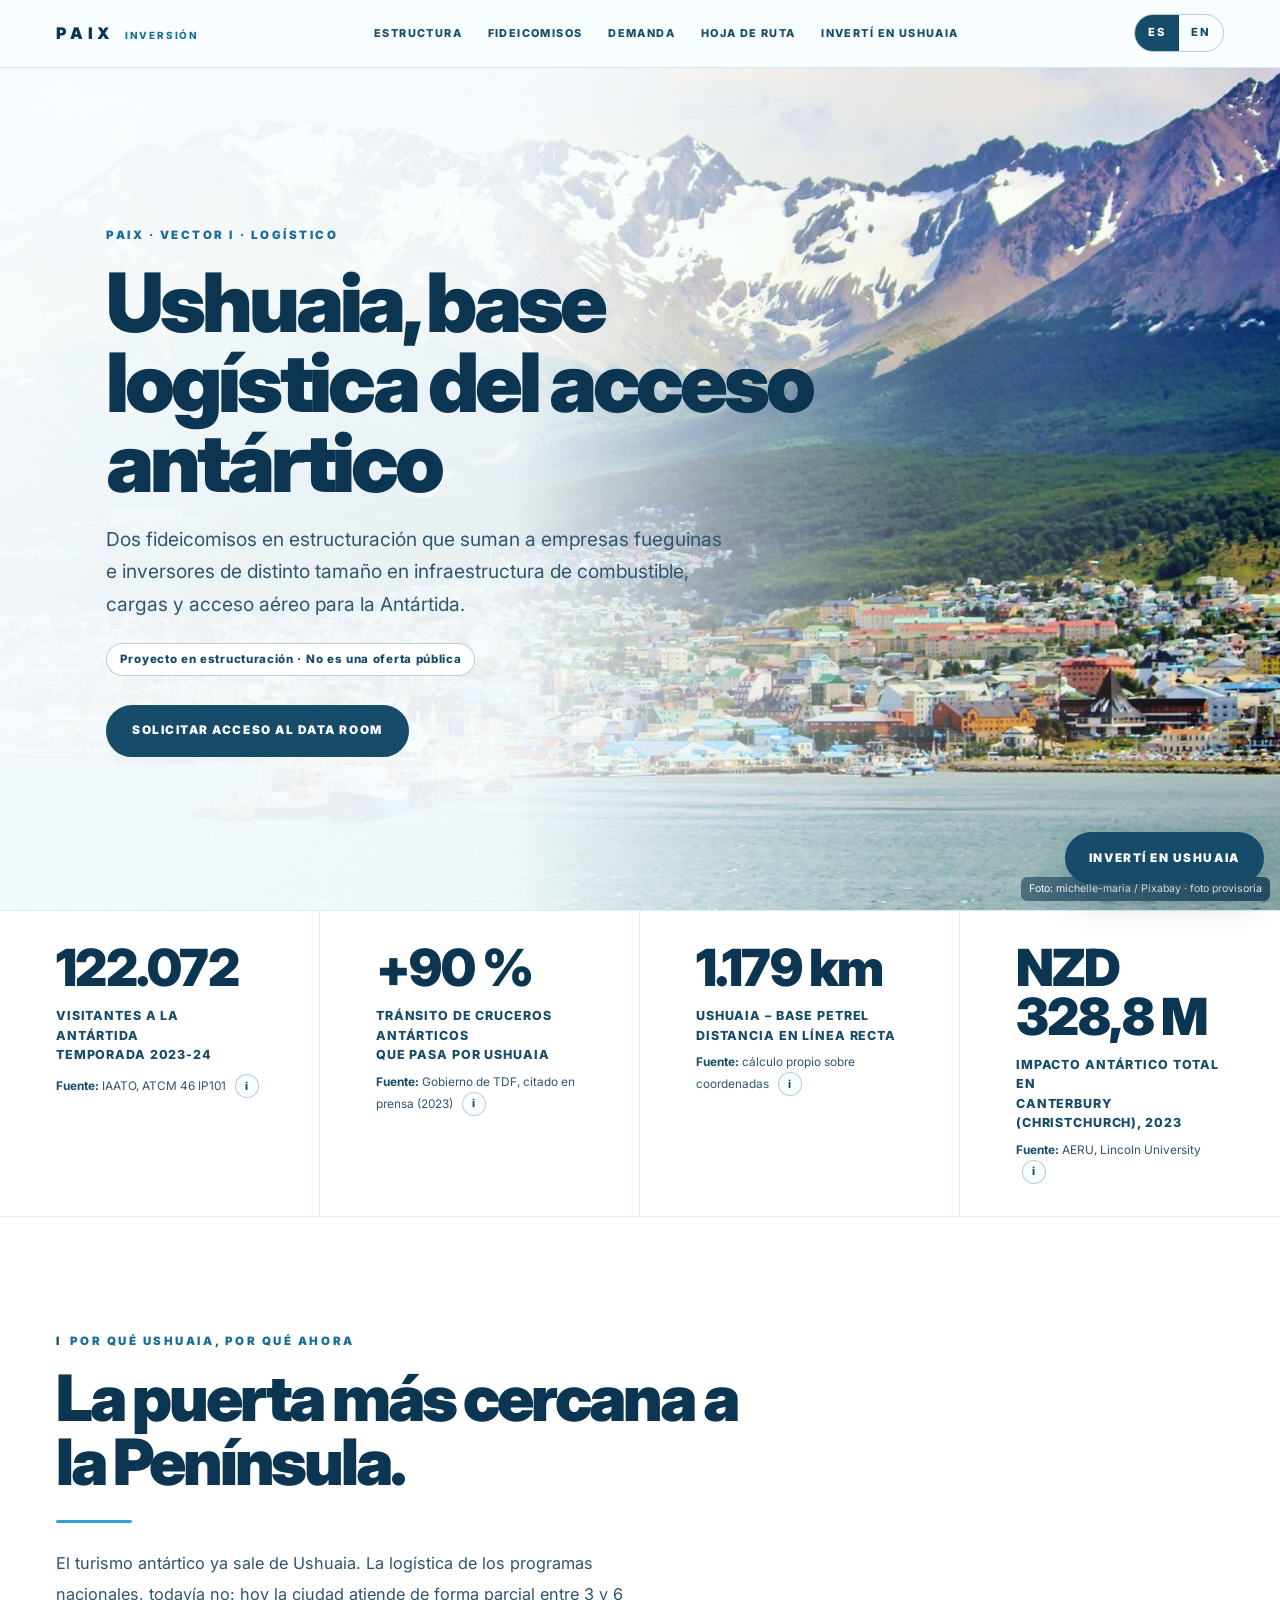
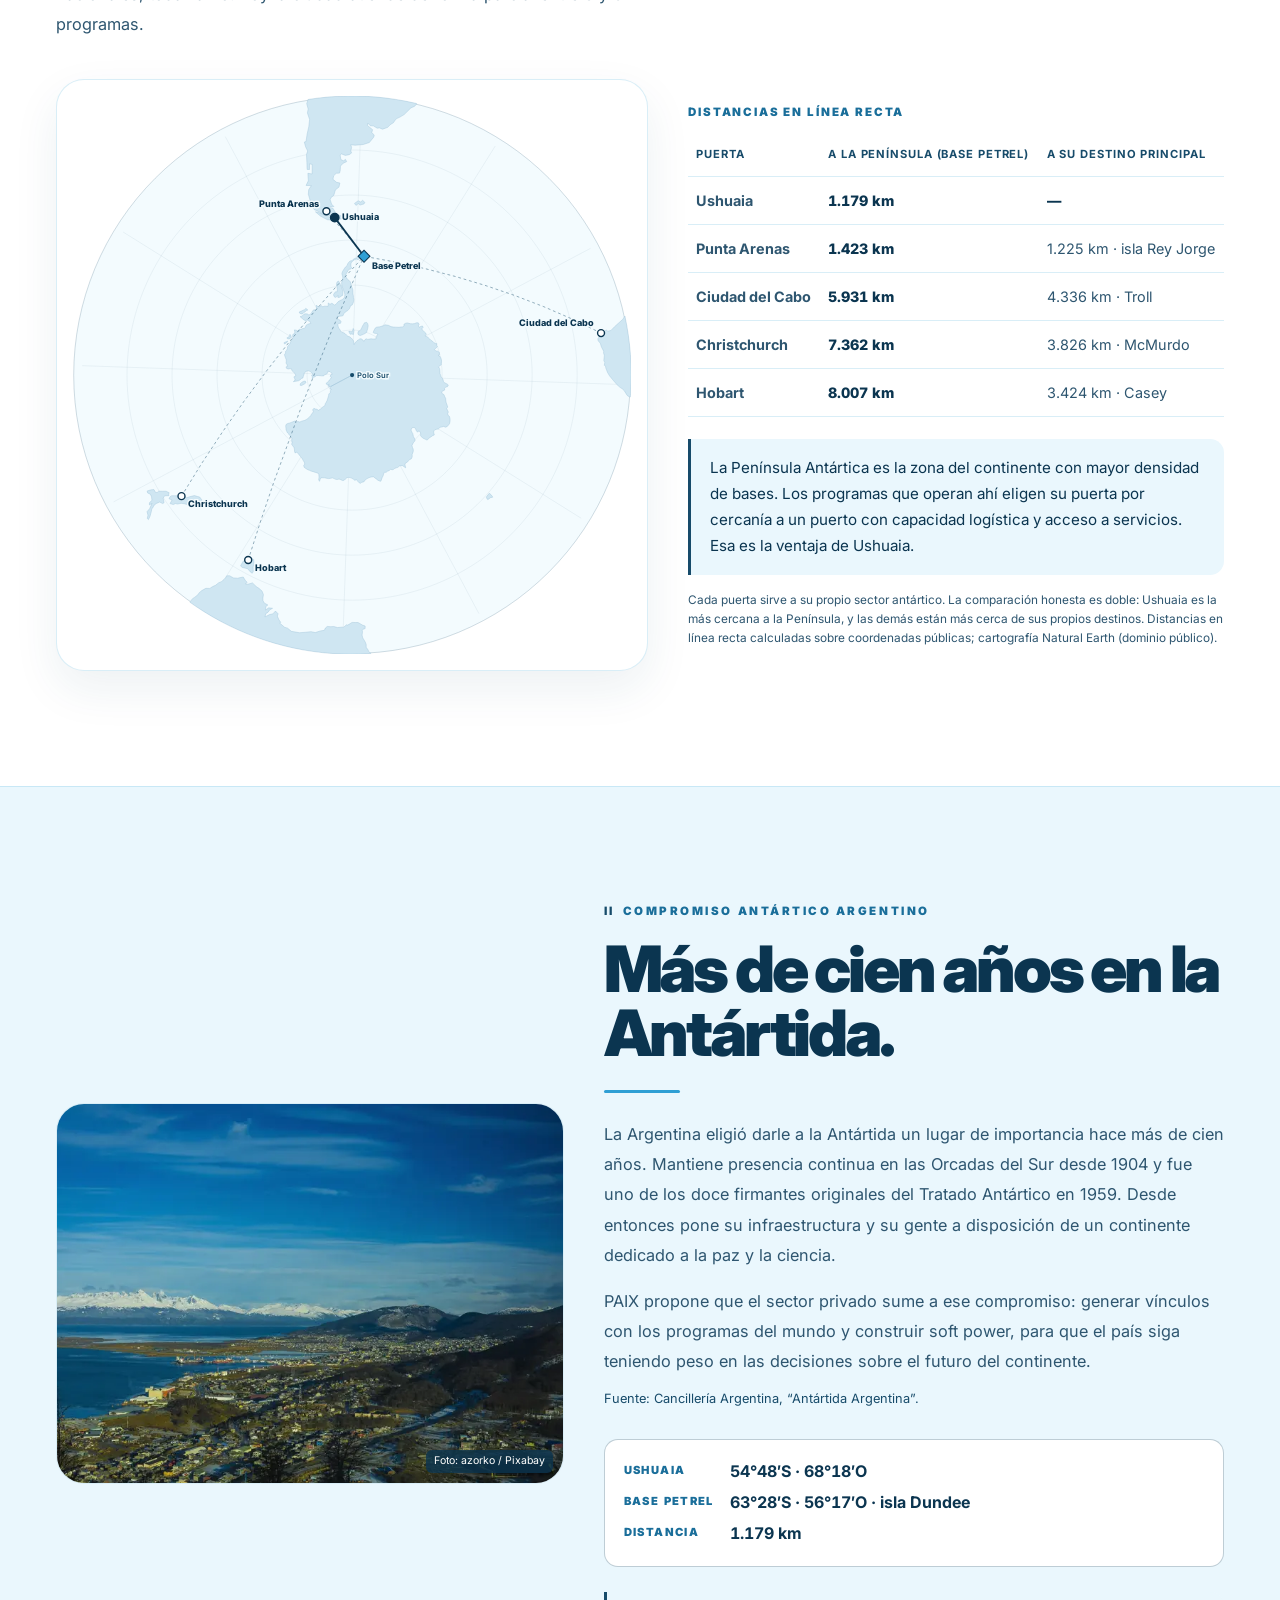
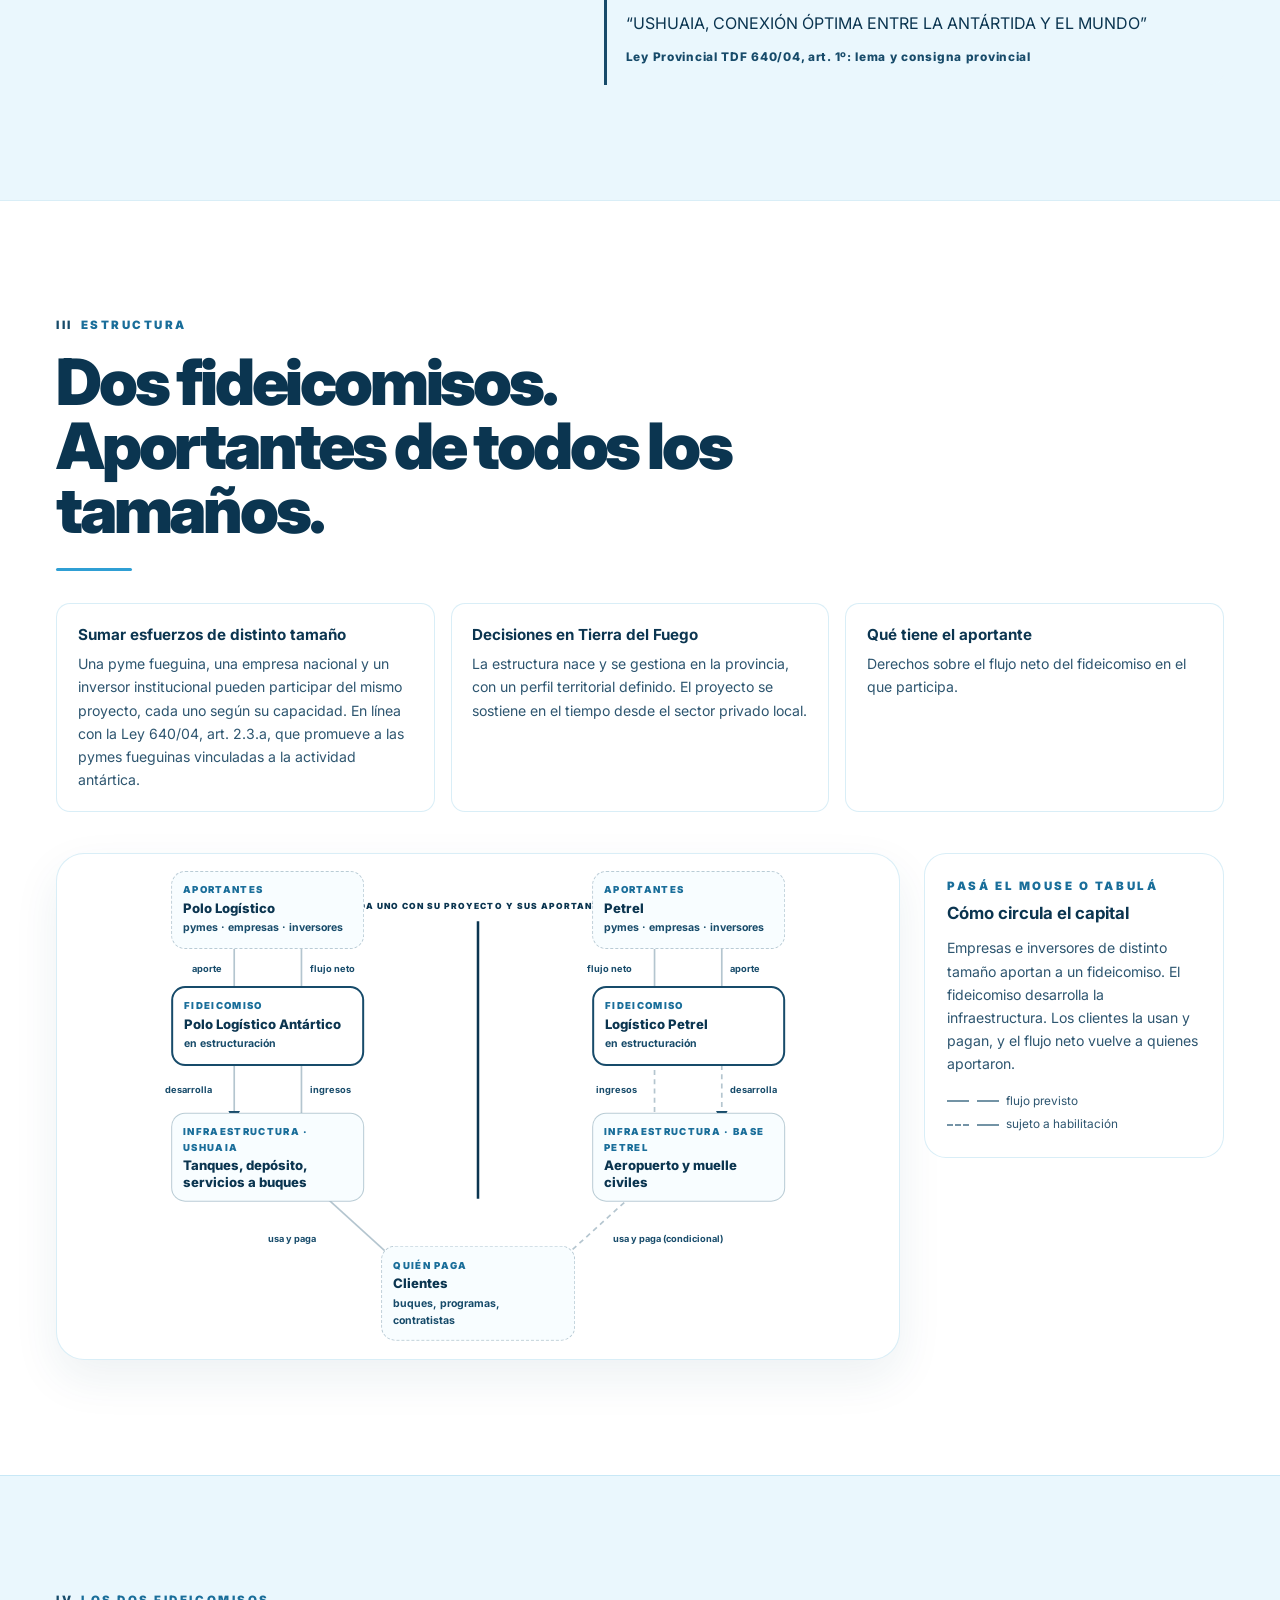
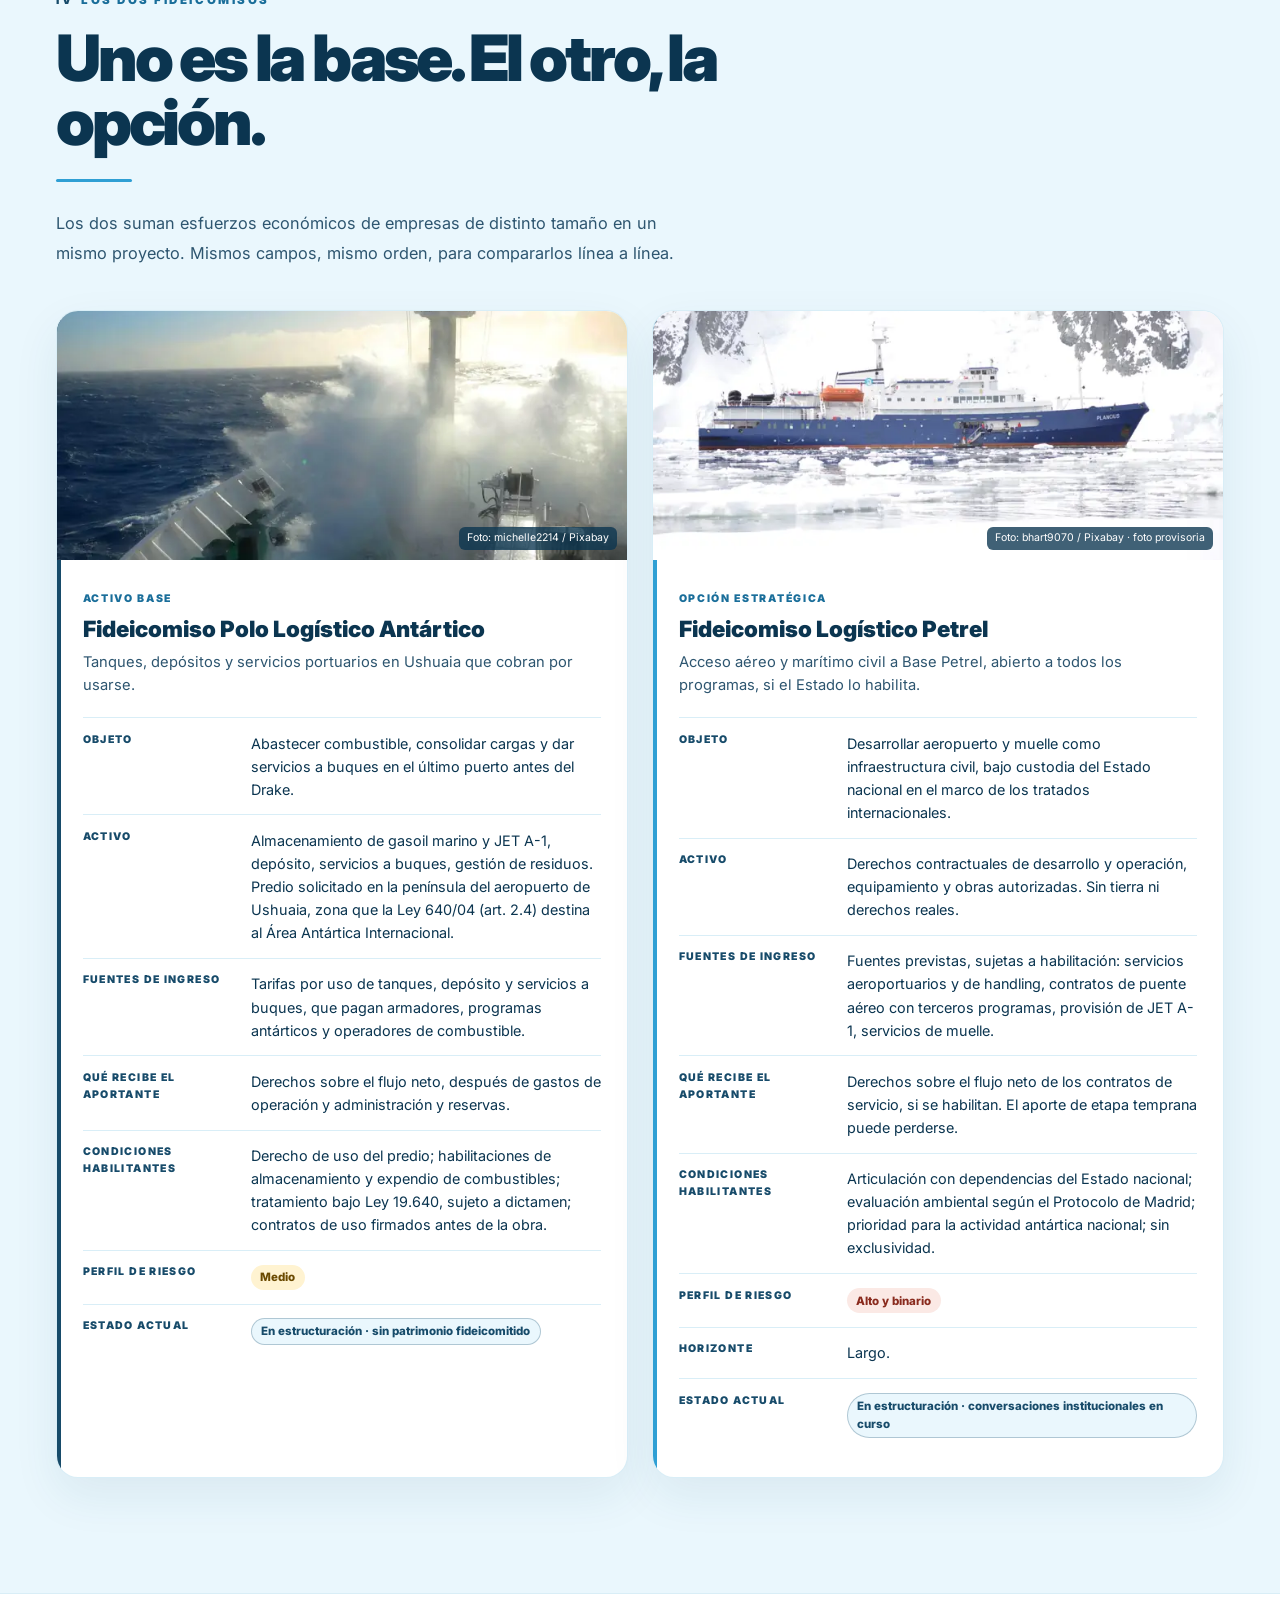
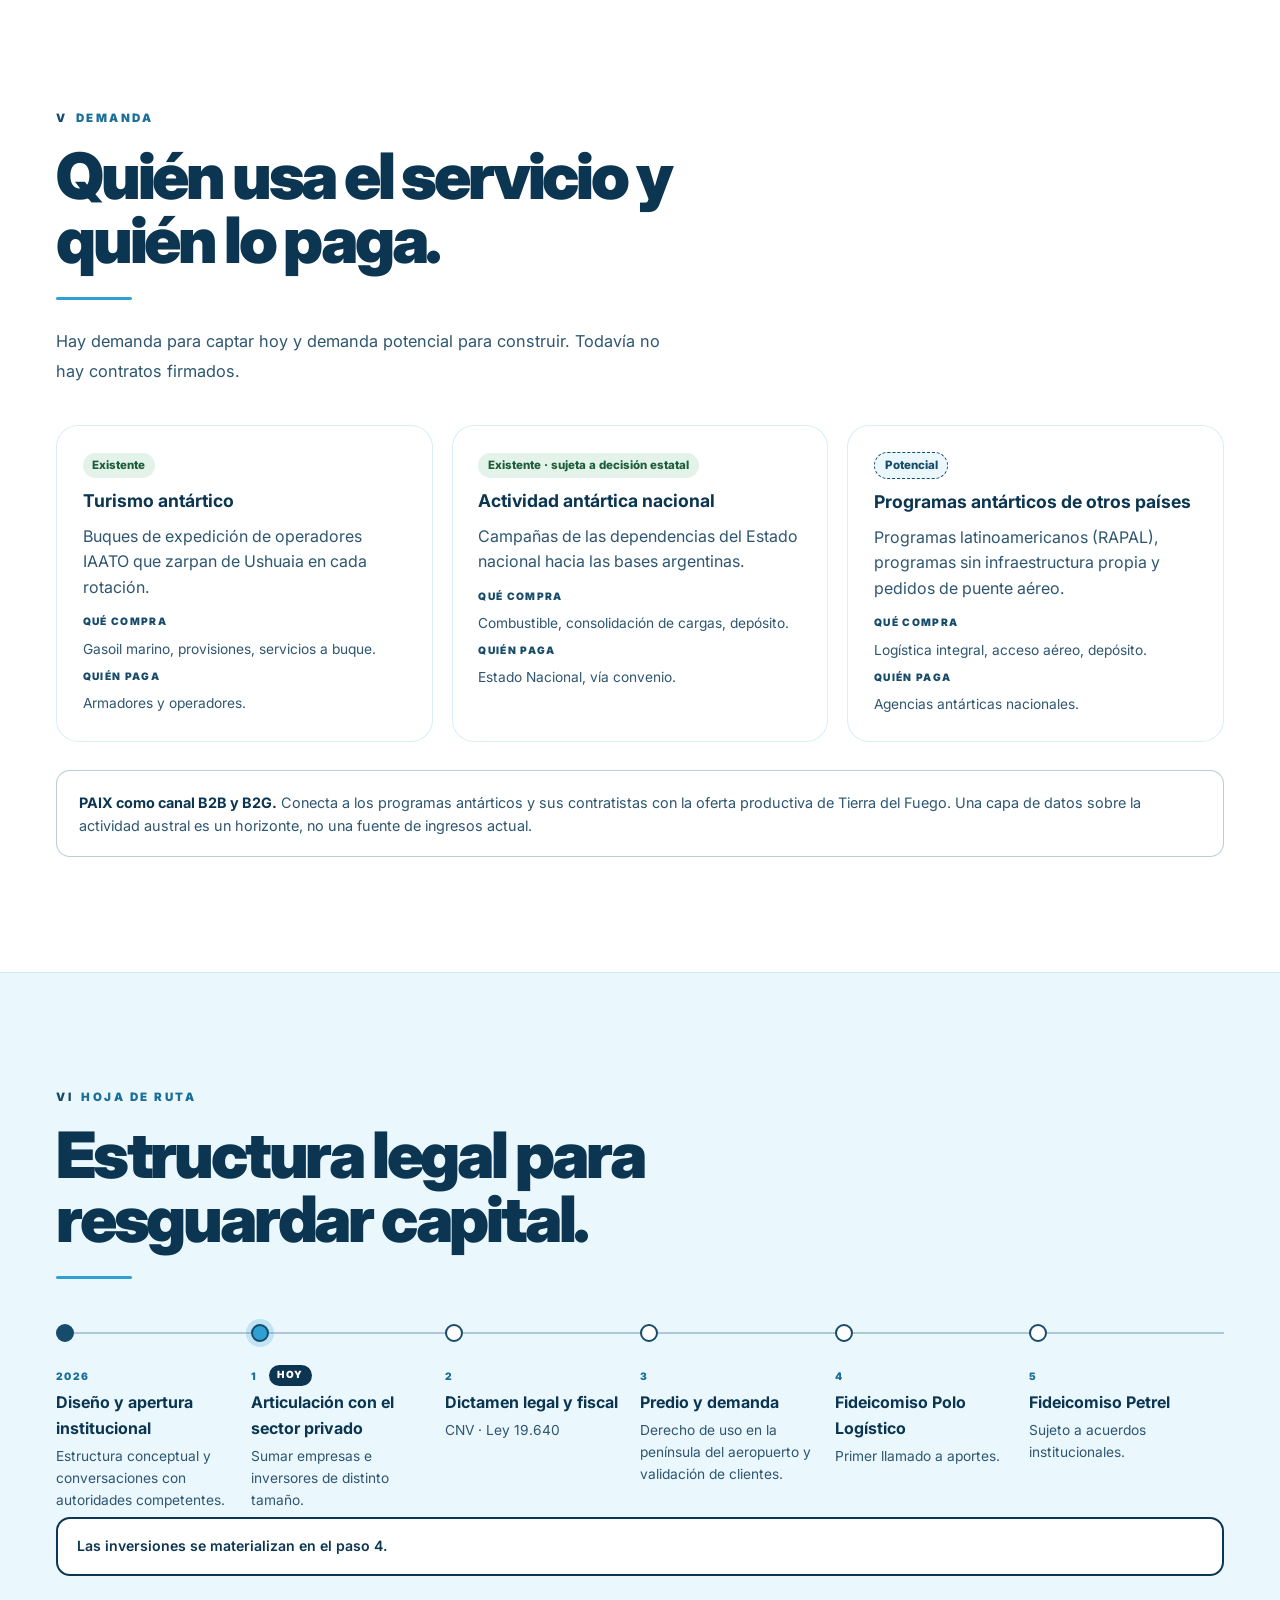
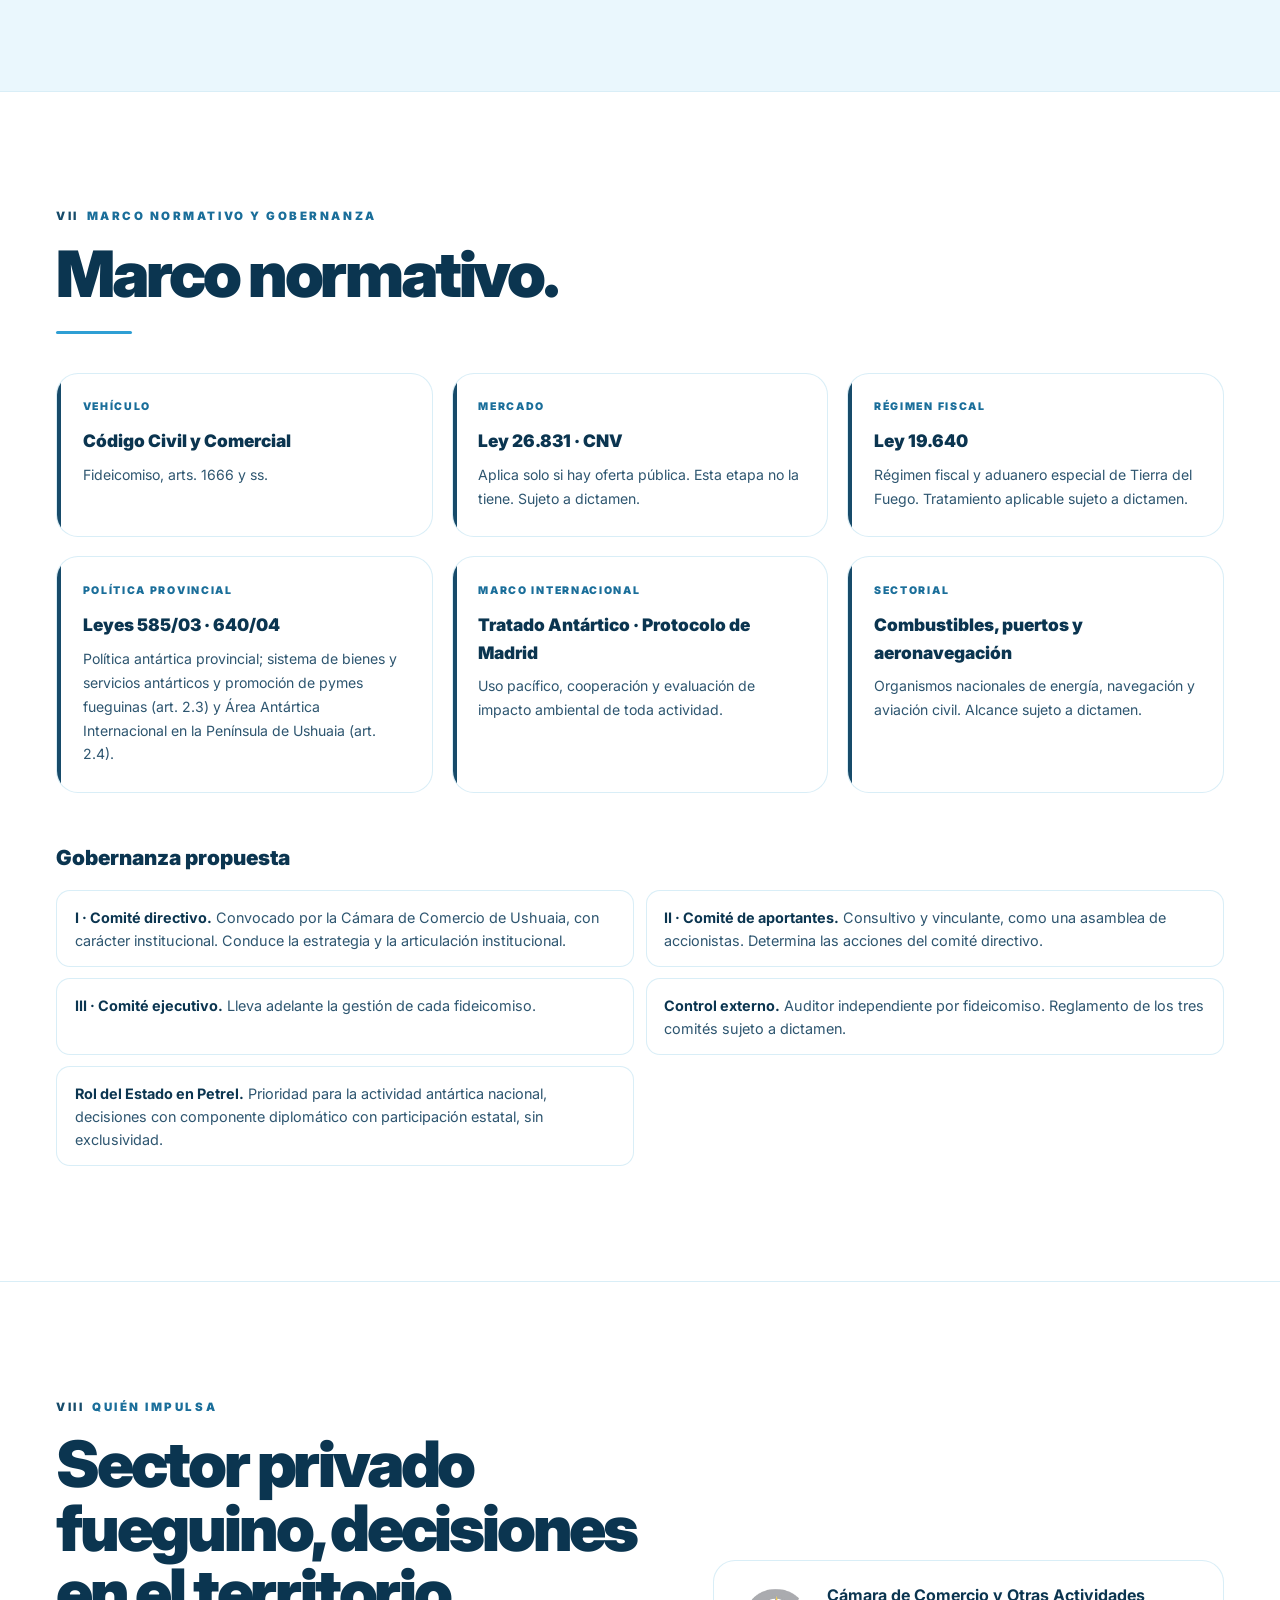
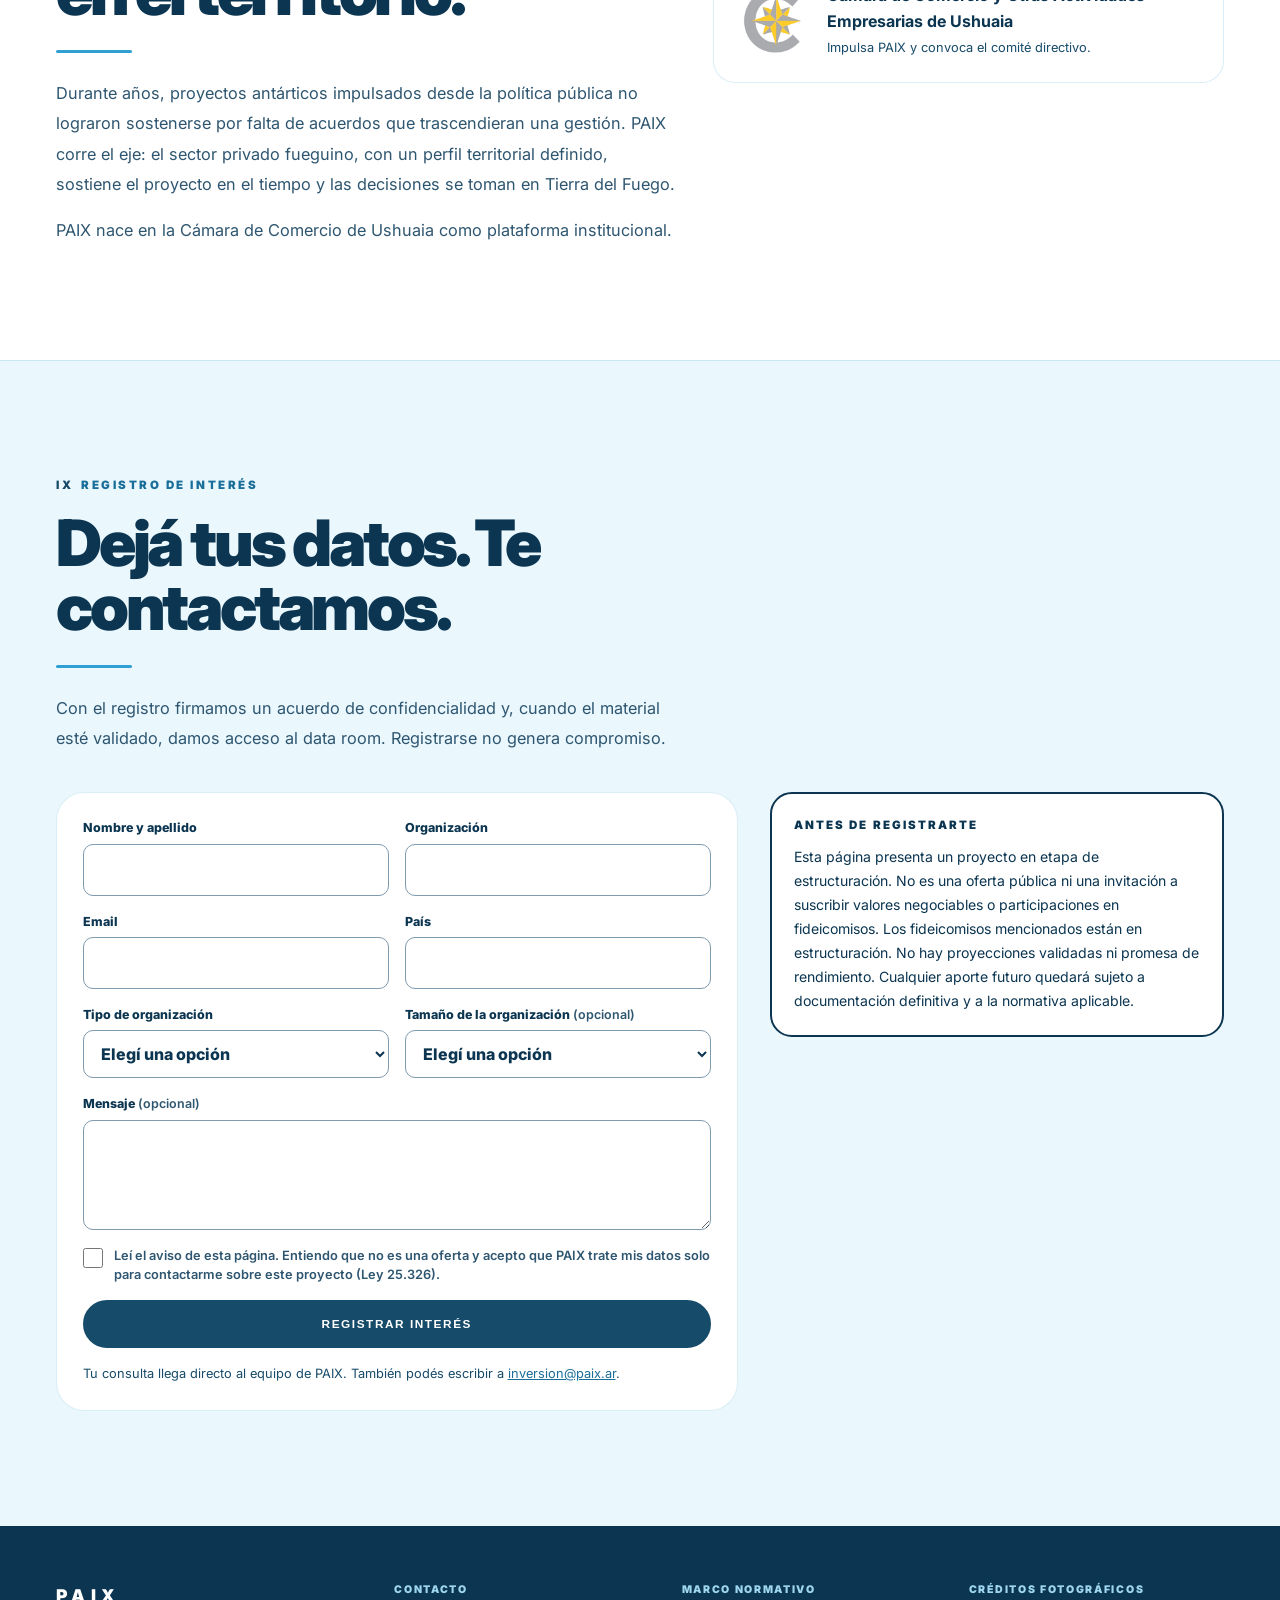
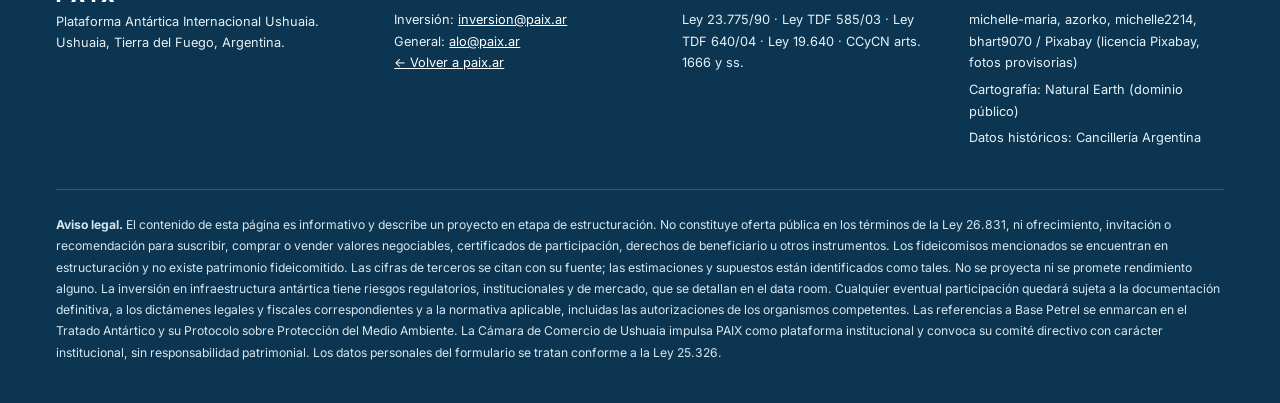
<file: inversion/index.html>
<!DOCTYPE html>
<html lang="es" data-lang="es">
<head>
<meta charset="UTF-8">
<meta name="viewport" content="width=device-width, initial-scale=1">
<meta name="robots" content="index, follow">
<title>Inversión en logística antártica desde Ushuaia — PAIX</title>
<meta name="description" content="Dos fideicomisos en estructuración para infraestructura logística antártica en Ushuaia y Base Petrel. Empresas fueguinas e inversores de distinto tamaño. Presentación de proyecto, no oferta pública.">
<meta property="og:type" content="website">
<meta property="og:site_name" content="PAIX">
<meta property="og:title" content="Ushuaia, base logística del acceso antártico — PAIX">
<meta property="og:description" content="Dos fideicomisos en estructuración para infraestructura logística antártica desde Ushuaia. Registro de interés abierto.">
<meta property="og:url" content="https://paix.ar/inversion">
<meta property="og:image" content="https://paix.ar/inversion/img/hero-ushuaia-beagle-1920.webp">
<meta property="og:locale" content="es_AR">
<meta property="og:locale:alternate" content="en_US">
<meta name="twitter:card" content="summary_large_image">
<link rel="alternate" hreflang="es" href="https://paix.ar/inversion">
<link rel="alternate" hreflang="en" href="https://paix.ar/inversion#en">
<script type="application/ld+json">{"@context":"https://schema.org","@type":"WebPage","name":"Inversión en logística antártica desde Ushuaia","url":"https://paix.ar/inversion","inLanguage":["es","en"],"isPartOf":{"@type":"WebSite","name":"PAIX — Plataforma Antártica Internacional Ushuaia","url":"https://paix.ar/"},"about":"Infraestructura logística antártica en Ushuaia y Base Petrel"}</script>
<script async src="https://www.googletagmanager.com/gtag/js?id=G-2X0TLZCD4Y"></script>
<script>window.dataLayer=window.dataLayer||[];function gtag(){dataLayer.push(arguments);}gtag('js',new Date());gtag('config','G-2X0TLZCD4Y');</script>
<meta name="theme-color" content="#EAF7FD">
<link rel="canonical" href="https://paix.ar/inversion">
<link rel="icon" href="/imagenes/logo.ico">
<link rel="preconnect" href="https://fonts.googleapis.com">
<link rel="preconnect" href="https://fonts.gstatic.com" crossorigin>
<link href="https://fonts.googleapis.com/css2?family=Inter:wght@400;500;600;700;800;900&display=swap" rel="stylesheet">
<link rel="preload" as="image" href="/inversion/img/hero-ushuaia-beagle-1920.webp" imagesrcset="/inversion/img/hero-ushuaia-beagle-960.webp 960w, /inversion/img/hero-ushuaia-beagle-1920.webp 1920w" imagesizes="100vw">
<style>
/* ─────────────────────────────────────────────
   PAIX · /inversion
   Tokens heredados de paix-nueva.css (Inter, ink/deep/ocean/glacier, radios, line).
   Ajustes de accesibilidad: el texto pequeño ya no usa --ocean ni grises
   translúcidos (no pasan AA sobre #EAF7FD); se usa --accent / --deep.
   Sin gradientes en botones ni en títulos.
───────────────────────────────────────────── */
:root{
  --ice:#F8FDFF; --snow:#FFFFFF; --glacier:#EAF7FD; --glacier-2:#D7F0FB;
  --sky:#7ED7F7; --ocean:#2F9FD4; --deep:#174B6A; --ink:#0B3550;
  --accent:#1A6E9A;            /* 5,1:1 sobre #EAF7FD · texto chico de acento */
  --text:#2E5670;              /* 7,0:1 sobre #EAF7FD · cuerpo */
  --line:rgba(47,159,212,.18); --line-strong:rgba(23,75,106,.28);
  --tbv-bg:#FFF3D1; --tbv-line:#B7791F; --tbv-ink:#6B4A00;
  --risk-hi:#8A2B1E; --risk-hi-bg:#FBE9E5; --risk-md:#6B4A00; --risk-md-bg:#FFF3D1; --ok:#1F5E3A; --ok-bg:#E3F3E9;
  --shadow-soft:0 18px 46px rgba(23,75,106,.08);
  --radius-lg:28px; --radius-md:22px; --radius-sm:14px;
  --max:1180px; --pad:clamp(1.25rem,5vw,3.5rem); --ease:cubic-bezier(.22,1,.36,1);
}
*,*::before,*::after{box-sizing:border-box;margin:0;padding:0}
html{scroll-behavior:smooth;scroll-padding-top:5rem}
@media (prefers-reduced-motion:reduce){html{scroll-behavior:auto}*{transition:none!important;animation:none!important}}
body{font-family:'Inter',system-ui,-apple-system,"Segoe UI",sans-serif;background:var(--ice);color:var(--text);-webkit-font-smoothing:antialiased;line-height:1.6;overflow-x:hidden}
img,svg{display:block;max-width:100%}
a{color:var(--accent)}
:focus-visible{outline:3px solid var(--ink);outline-offset:3px;border-radius:6px}
.skip-link{position:absolute;left:-999px;top:1rem;z-index:1000;background:var(--snow);color:var(--ink);padding:.75rem 1rem;border-radius:999px}
.skip-link:focus{left:1rem}
html[data-lang="es"] .en, html[data-lang="en"] .es{display:none!important}
.wrap{width:min(var(--max),100%);margin-inline:auto}

/* Borrador: aviso fijo mientras queden datos sin validar */
.draft-bar{position:sticky;top:0;z-index:300;background:var(--tbv-bg);color:var(--tbv-ink);border-bottom:2px dashed var(--tbv-line);font-size:.78rem;font-weight:700;padding:.5rem var(--pad);text-align:center}
.draft-bar[hidden]{display:none}

/* Placeholder [A VALIDAR] */
.tbv{background:var(--tbv-bg);color:var(--tbv-ink);border:1.5px dashed var(--tbv-line);border-radius:6px;padding:.05em .4em;font-weight:700;white-space:normal}
.tbv::before{content:"A VALIDAR · ";font-size:.72em;letter-spacing:.08em;font-weight:900}
html[data-lang="en"] .tbv::before{content:"TO BE VALIDATED · "}
.stat-n .tbv{display:inline-block;border-width:2px}
.stat-n .tbv::before{display:block;font-size:.62rem;letter-spacing:.1em;line-height:1.4}
.tbv.def::before{content:"A DEFINIR · "}
html[data-lang="en"] .tbv.def::before{content:"TO BE DEFINED · "}

/* NAV (igual que paix.ar, con selector de idioma) */
.nav{position:sticky;top:0;z-index:200;display:flex;align-items:center;justify-content:space-between;gap:1rem;padding:.9rem var(--pad);background:rgba(248,253,255,.94);backdrop-filter:blur(18px);border-bottom:1px solid var(--line)}
.draft-bar:not([hidden]) + .nav{top:2.1rem}
.nav-logo{font-size:1rem;font-weight:900;letter-spacing:.30em;color:var(--ink);text-decoration:none;text-transform:uppercase}
.nav-logo small{font-size:.62rem;letter-spacing:.18em;font-weight:800;color:var(--accent);margin-left:.6rem}
.nav-links{display:none;gap:1.6rem}
.nav-links a{font-size:.68rem;font-weight:800;letter-spacing:.13em;text-transform:uppercase;color:var(--deep);text-decoration:none}
.nav-links a:hover{color:var(--accent);text-decoration:underline;text-underline-offset:4px}
.lang{display:inline-flex;border:1px solid var(--line-strong);border-radius:999px;overflow:hidden}
.lang button{font:inherit;font-size:.7rem;font-weight:800;letter-spacing:.12em;padding:.45rem .8rem;border:0;background:transparent;color:var(--deep);cursor:pointer;min-width:44px;min-height:36px}
.lang button[aria-pressed="true"]{background:var(--deep);color:#fff}
@media (min-width:1060px){.nav-links{display:flex}}

/* Tipografía de sección (heredada) */
section{position:relative;padding:clamp(4.5rem,9vw,8rem) var(--pad)}
section + section{border-top:1px solid var(--line)}
.tag{display:block;margin-bottom:1rem;font-size:.72rem;font-weight:900;letter-spacing:.22em;color:var(--accent);text-transform:uppercase}
.tag .rn{color:var(--deep);margin-right:.5rem}
.h2{font-size:clamp(2.1rem,5vw,4.4rem);line-height:1;letter-spacing:-.05em;font-weight:900;color:var(--ink);max-width:16ch}
.rule{width:76px;height:3px;background:var(--ocean);border-radius:999px;margin:1.6rem 0}
.lead{max-width:62ch;font-size:1.02rem;line-height:1.85;color:var(--text)}
.small{font-size:.8rem;line-height:1.6;color:var(--deep)}
.section-ice{background:var(--glacier)}
.section-white{background:var(--snow)}

/* Botones (sin gradiente) */
.btn{display:inline-flex;align-items:center;justify-content:center;gap:.5rem;min-height:48px;padding:.9rem 1.5rem;border-radius:999px;font-size:.74rem;font-weight:900;letter-spacing:.13em;text-transform:uppercase;text-decoration:none;cursor:pointer;border:2px solid var(--deep);transition:transform .2s var(--ease)}
.btn:hover{transform:translateY(-1px)}
.btn-primary{background:var(--deep);color:#fff}
.btn-secondary{background:var(--snow);color:var(--deep)}

/* I · HERO */
.hero{padding:0;min-height:auto;display:grid}
.hero-media{position:relative;height:46vh;min-height:280px}
.hero-media img{width:100%;height:100%;object-fit:cover}
.hero-body{padding:2rem var(--pad) 3rem;background:var(--ice)}
.hero-eyebrow{font-size:.72rem;font-weight:900;letter-spacing:.22em;color:var(--accent);text-transform:uppercase}
.hero h1{margin-top:1rem;font-size:clamp(2.3rem,6.4vw,5.4rem);line-height:.98;letter-spacing:-.05em;font-weight:900;color:var(--ink);max-width:14ch}
.hero-sub{margin-top:1.2rem;max-width:52ch;font-size:clamp(1rem,1.6vw,1.2rem);line-height:1.7;color:var(--text)}
.hero-status{display:inline-flex;margin-top:1.4rem;padding:.4rem .8rem;border:1px solid var(--line-strong);border-radius:999px;font-size:.72rem;font-weight:800;letter-spacing:.06em;color:var(--deep);background:var(--snow)}
.hero-ctas{display:flex;flex-wrap:wrap;gap:.8rem;margin-top:1.8rem}
.hero-ctas .note{flex-basis:100%;font-size:.75rem;color:var(--deep)}
.credit{position:absolute;right:.6rem;bottom:.6rem;font-size:.66rem;color:#fff;background:rgba(11,53,80,.78);padding:.2rem .5rem;border-radius:6px}
.credit-inline{display:block;margin-top:.5rem;font-size:.7rem;color:var(--deep)}
@media (min-width:900px){
  .hero{min-height:calc(100vh - 3.6rem);position:relative;isolation:isolate}
  .hero-media{position:absolute;inset:0;height:auto;z-index:-1}
  .hero-media::after{content:"";position:absolute;inset:0;background:linear-gradient(90deg,rgba(248,253,255,.97) 0%,rgba(248,253,255,.93) 40%,rgba(248,253,255,.25) 72%,rgba(248,253,255,0) 100%)}
  .hero-body{background:transparent;align-self:center;padding:6rem var(--pad);width:min(var(--max),100%);margin-inline:auto}
}

/* II · CIFRAS (componente .stats heredado) */
.stats{display:grid;grid-template-columns:1fr;background:var(--snow);border-block:1px solid var(--line)}
.stat{padding:2rem var(--pad);border-bottom:1px solid var(--line)}
.stat-n{font-size:clamp(2.4rem,4vw,3.6rem);font-weight:900;line-height:.95;color:var(--ink);letter-spacing:-.03em}
.stat-l{margin-top:.9rem;font-size:.78rem;font-weight:800;letter-spacing:.07em;line-height:1.55;color:var(--deep);text-transform:uppercase}
.stat-s{margin-top:.6rem;font-size:.74rem;line-height:1.5;color:var(--text)}
.stat-s b{font-weight:700;color:var(--deep)}
.src-btn{margin-left:.35rem;font:inherit;font-size:.68rem;font-weight:800;border:1px solid var(--line-strong);background:var(--ice);color:var(--deep);border-radius:999px;padding:.05rem .45rem;cursor:pointer;min-width:24px;min-height:24px}
.src-pop{display:none;margin-top:.5rem;padding:.6rem .7rem;font-size:.74rem;line-height:1.5;background:var(--glacier);border-left:3px solid var(--deep);border-radius:0 8px 8px 0;color:var(--ink)}
.src-pop.open{display:block}
@media (min-width:720px){.stats{grid-template-columns:repeat(2,1fr)}.stat:nth-child(odd){border-right:1px solid var(--line)}}
@media (min-width:1100px){.stats{grid-template-columns:repeat(4,1fr)}.stat{border-bottom:0;border-right:1px solid var(--line)}.stat:last-child{border-right:0}}

/* III · MAPA */
.map-grid{display:grid;gap:2.5rem;margin-top:2.5rem}
.map-card{background:var(--snow);border:1px solid var(--line);border-radius:var(--radius-lg);padding:1rem;box-shadow:var(--shadow-soft)}
.map-svg{width:100%;height:auto}
.m-sea{fill:#F3FBFE;stroke:var(--line-strong)}
.m-land{fill:#CFE6F2;stroke:#9FC3D8;stroke-width:.6}
.m-grat{fill:none;stroke:rgba(23,75,106,.12);stroke-width:.7}
.m-route{fill:none;stroke:var(--deep);stroke-width:1.4;stroke-dasharray:4 4;opacity:.45;transition:opacity .2s,stroke-width .2s}
.m-route.is-main{stroke:var(--ink);stroke-width:2.6;stroke-dasharray:none;opacity:1}
.m-own{fill:none;stroke:var(--ocean);stroke-width:1.2;opacity:0;transition:opacity .2s}
.map-svg[data-active] .m-route{opacity:.15}
.map-svg[data-active="ush"] .m-route-ush,.map-svg[data-active="pa"] .m-route-pa,.map-svg[data-active="chc"] .m-route-chc,.map-svg[data-active="hba"] .m-route-hba,.map-svg[data-active="cpt"] .m-route-cpt{opacity:1;stroke-width:2.6}
.map-svg[data-active="pa"] .m-own-pa,.map-svg[data-active="chc"] .m-own-chc,.map-svg[data-active="hba"] .m-own-hba,.map-svg[data-active="cpt"] .m-own-cpt{opacity:1}
.m-dot{fill:var(--snow);stroke:var(--ink);stroke-width:2}
.m-dot.main{fill:var(--ink)}
.m-petrel{fill:var(--ocean);stroke:var(--ink);stroke-width:1.5}
.m-lbl{font:800 13px Inter,sans-serif;fill:var(--ink);paint-order:stroke;stroke:#F3FBFE;stroke-width:4px}
.m-lbl.sm{font-weight:600;font-size:11px;fill:var(--deep)}
.dist-table{width:100%;border-collapse:collapse;font-size:.9rem}
.dist-table caption{text-align:left;font-size:.72rem;font-weight:900;letter-spacing:.16em;text-transform:uppercase;color:var(--accent);padding-bottom:.8rem}
.dist-table th,.dist-table td{padding:.75rem .5rem;border-bottom:1px solid var(--line);text-align:left;vertical-align:top}
.dist-table thead th{font-size:.7rem;letter-spacing:.08em;text-transform:uppercase;color:var(--deep)}
.dist-table td.num{font-variant-numeric:tabular-nums;font-weight:800;color:var(--ink);white-space:nowrap}
.dist-table tbody tr{cursor:default}
.dist-table tbody tr:hover,.dist-table tbody tr:focus-within,.dist-table tbody tr.on{background:var(--glacier)}
.dist-table tr.main td{font-weight:800;color:var(--ink)}
.dist-table .hub{background:none;border:0;font:inherit;color:inherit;font-weight:700;cursor:pointer;text-align:left;padding:0}
.peninsula{margin-top:1.4rem;padding:1rem 1.2rem;border-left:3px solid var(--deep);background:var(--glacier);border-radius:0 var(--radius-sm) var(--radius-sm) 0;font-size:.95rem;line-height:1.7;color:var(--ink)}
.method{margin-top:1rem;font-size:.74rem;color:var(--text)}
@media (min-width:980px){.map-grid{grid-template-columns:1.05fr .95fr;align-items:center}}

/* IV · CAPACIDAD NACIONAL */
.nat-grid{display:grid;gap:2.5rem}
.photo{margin:0;border-radius:var(--radius-lg);overflow:hidden;border:1px solid var(--line);background:var(--snow);position:relative}
.photo img{width:100%;height:100%;object-fit:cover;aspect-ratio:4/3}
.coords{display:grid;grid-template-columns:auto 1fr;gap:.35rem 1rem;margin-top:1.8rem;padding:1.2rem;border:1px solid var(--line-strong);border-radius:var(--radius-sm);background:var(--snow);font-variant-numeric:tabular-nums}
.coords dt{font-size:.7rem;font-weight:900;letter-spacing:.12em;text-transform:uppercase;color:var(--accent);padding-top:.2rem}
.coords dd{font-weight:700;color:var(--ink)}
.law-quote{margin-top:1.6rem;padding:1.1rem 1.2rem;border-left:3px solid var(--deep);border-radius:0 var(--radius-sm) var(--radius-sm) 0;background:var(--glacier);font-size:1rem;line-height:1.7;color:var(--ink)}
.law-quote cite{display:block;margin-top:.6rem;font-style:normal;font-size:.74rem;font-weight:800;letter-spacing:.06em;color:var(--deep)}
@media (min-width:980px){.nat-grid{grid-template-columns:.9fr 1.1fr;align-items:center}}

/* V · ESTRUCTURA */
.fid-explain{display:grid;gap:1rem;margin-top:2rem}
.fx{padding:1.2rem 1.3rem;background:var(--snow);border:1px solid var(--line);border-radius:var(--radius-sm)}
.fx b{display:block;color:var(--ink);font-size:.95rem;margin-bottom:.3rem}
.fx p{font-size:.88rem;line-height:1.65}
@media (min-width:860px){.fid-explain{grid-template-columns:repeat(3,1fr)}}
.diagram{display:none;margin-top:2.6rem;grid-template-columns:1fr 300px;gap:1.5rem;align-items:start}
.dg-canvas{position:relative;aspect-ratio:1000/600;background:var(--snow);border:1px solid var(--line);border-radius:var(--radius-lg);box-shadow:var(--shadow-soft)}
.dg-canvas svg{position:absolute;inset:0;width:100%;height:100%}
.dg-edge{fill:none;stroke:rgba(23,75,106,.32);stroke-width:2;transition:stroke .2s,stroke-width .2s,opacity .2s}
.dg-edge.dash{stroke-dasharray:6 5}
.dg-elbl{font:700 11px Inter,sans-serif;fill:var(--deep);paint-order:stroke;stroke:#fff;stroke-width:4px;transition:opacity .2s}
.dg-wall{stroke:var(--ink);stroke-width:3}
.dg-walllbl{font:900 10px Inter,sans-serif;letter-spacing:.12em;fill:var(--ink);text-transform:uppercase}
.dg-canvas.focus .dg-edge{opacity:.15}.dg-canvas.focus .dg-elbl{opacity:.15}
.dg-canvas.focus .dg-edge.hl{opacity:1;stroke:var(--ink);stroke-width:3}
.dg-canvas.focus .dg-elbl.hl{opacity:1}
.dg-node{position:absolute;transform:translate(-50%,-50%);width:23%;padding:.65rem .7rem;border-radius:14px;border:1.5px solid var(--line-strong);background:var(--ice);font:inherit;text-align:left;cursor:pointer;color:var(--ink);transition:border-color .2s,box-shadow .2s,opacity .2s}
.dg-node .k{display:block;font-size:.6rem;font-weight:900;letter-spacing:.14em;text-transform:uppercase;color:var(--accent)}
.dg-node .t{display:block;font-size:.82rem;font-weight:800;line-height:1.25;margin-top:.15rem}
.dg-node .s{display:block;font-size:.66rem;font-weight:700;color:var(--deep);margin-top:.25rem}
.dg-node.entity{background:var(--snow);border-color:var(--deep);border-width:2px}
.dg-node.ext{border-style:dashed}
.dg-canvas.focus .dg-node{opacity:.35}
.dg-canvas.focus .dg-node.hl{opacity:1;box-shadow:0 0 0 3px rgba(23,75,106,.16)}
.dg-panel{position:sticky;top:7rem;padding:1.4rem;background:var(--snow);border:1px solid var(--line);border-radius:var(--radius-md);min-height:240px}
.dg-panel h3{font-size:1.05rem;color:var(--ink);margin:.3rem 0 .6rem}
.dg-panel p{font-size:.88rem;line-height:1.65}
.dg-legend{margin-top:1rem;font-size:.74rem;color:var(--text);display:grid;gap:.3rem}
.dg-legend span::before{content:"";display:inline-block;width:22px;height:0;border-top:2px solid rgba(23,75,106,.6);vertical-align:middle;margin-right:.45rem}
.dg-legend span.d::before{border-top-style:dashed}
.flow-list{list-style:none;margin-top:2rem;display:grid;gap:0;counter-reset:f}
.flow-list li{position:relative;padding:1.1rem 1.1rem 1.1rem 3.2rem;background:var(--snow);border:1px solid var(--line);border-radius:var(--radius-sm)}
.flow-list li + li{margin-top:2.2rem}
.flow-list li + li::before{content:"↓";position:absolute;top:-1.95rem;left:1.5rem;font-weight:900;color:var(--deep);font-size:1.1rem}
.flow-list li::after{counter-increment:f;content:counter(f);position:absolute;left:1rem;top:1.1rem;width:1.5rem;height:1.5rem;border-radius:50%;background:var(--deep);color:#fff;font-size:.72rem;font-weight:900;display:grid;place-items:center}
.flow-list b{color:var(--ink);display:block}
.flow-list .k{font-size:.62rem;font-weight:900;letter-spacing:.14em;text-transform:uppercase;color:var(--accent)}
.flow-list p{font-size:.86rem;margin-top:.2rem}
.flow-list li.entity{border:2px solid var(--deep)}
.flow-list li.sep{background:var(--glacier);border-style:dashed;font-size:.84rem;font-weight:700;color:var(--ink)}
@media (min-width:1000px){.diagram{display:grid}.flow-list{display:none}}

/* VI · FIDEICOMISOS (tarjetas comparables) */
.cmp{display:grid;gap:1.5rem;margin-top:2.6rem}
.card{position:relative;background:var(--snow);border:1px solid var(--line);border-radius:var(--radius-md);overflow:hidden;box-shadow:var(--shadow-soft)}
.card::before{content:"";position:absolute;inset:0 auto 0 0;width:4px;background:var(--deep)}
.card.petrel::before{background:var(--ocean)}
.card .photo-top{aspect-ratio:16/7;overflow:hidden;position:relative}
.card .photo-top img{width:100%;height:100%;object-fit:cover}
.card-h{padding:1.5rem 1.6rem 0}
.card-h .k{font-size:.66rem;font-weight:900;letter-spacing:.16em;text-transform:uppercase;color:var(--accent)}
.card-h h3{margin-top:.4rem;font-size:1.4rem;line-height:1.2;color:var(--ink);font-weight:900}
.card-h p{margin-top:.5rem;font-size:.92rem}
.rows{margin:1.2rem 1.6rem 1.6rem;display:grid}
.row{display:grid;grid-template-columns:1fr;gap:.25rem;padding:.85rem 0;border-top:1px solid var(--line)}
.row dt{font-size:.66rem;font-weight:900;letter-spacing:.13em;text-transform:uppercase;color:var(--deep)}
.row dd{font-size:.9rem;line-height:1.6;color:var(--ink)}
.chip{display:inline-block;padding:.2rem .6rem;border-radius:999px;font-size:.72rem;font-weight:800}
.chip.hi{background:var(--risk-hi-bg);color:var(--risk-hi)}
.chip.md{background:var(--risk-md-bg);color:var(--risk-md)}
.chip.st{background:var(--glacier);color:var(--deep);border:1px solid var(--line-strong)}
@media (min-width:900px){.cmp{grid-template-columns:1fr 1fr}.row{grid-template-columns:9.5rem 1fr;gap:1rem}}

/* VII · DEMANDA */
.dem{display:grid;gap:1.2rem;margin-top:2.4rem}
.dem-card{padding:1.6rem;background:var(--snow);border:1px solid var(--line);border-radius:var(--radius-md)}
.dem-card h3{font-size:1.1rem;color:var(--ink);margin:.6rem 0 .5rem}
.dem-card dl{margin-top:.8rem;display:grid;gap:.5rem;font-size:.86rem}
.dem-card dt{font-size:.64rem;font-weight:900;letter-spacing:.13em;text-transform:uppercase;color:var(--deep)}
.chip.ex{background:var(--ok-bg);color:var(--ok)}
.chip.pot{background:var(--glacier);color:var(--deep);border:1px dashed var(--deep)}
.b2b{margin-top:1.8rem;padding:1.2rem 1.4rem;border:1px solid var(--line-strong);border-radius:var(--radius-sm);background:var(--snow);font-size:.9rem}
@media (min-width:900px){.dem{grid-template-columns:repeat(3,1fr)}}

/* VIII · HOJA DE RUTA */
.tl{list-style:none;margin-top:2.6rem;position:relative}
.tl::before{content:"";position:absolute;left:11px;top:6px;bottom:6px;width:2px;background:var(--line-strong)}
.tl li{position:relative;padding:0 0 1.8rem 2.6rem}
.tl li::before{content:"";position:absolute;left:3px;top:4px;width:18px;height:18px;border-radius:50%;background:var(--snow);border:2px solid var(--deep)}
.tl li.done::before{background:var(--deep)}
.tl li.now::before{background:var(--ocean);box-shadow:0 0 0 5px rgba(47,159,212,.22)}
.tl .k{font-size:.64rem;font-weight:900;letter-spacing:.14em;text-transform:uppercase;color:var(--accent)}
.tl b{display:block;color:var(--ink);font-size:1rem;margin-top:.15rem}
.tl p{font-size:.86rem;margin-top:.2rem}
.now-flag{display:inline-block;margin-left:.5rem;padding:.15rem .55rem;border-radius:999px;background:var(--ink);color:#fff;font-size:.62rem;font-weight:900;letter-spacing:.12em;text-transform:uppercase;vertical-align:2px}
.gate{margin-top:.4rem;padding:1rem 1.2rem;border:2px solid var(--ink);border-radius:var(--radius-sm);background:var(--snow);font-size:.88rem;color:var(--ink);font-weight:600}
@media (min-width:1000px){
  .tl{display:grid;grid-template-columns:repeat(6,1fr);gap:0}
  .tl::before{left:0;right:0;top:11px;bottom:auto;width:auto;height:2px}
  .tl li{padding:2.6rem 1rem 0 0}
  .tl li::before{left:0;top:3px}
}

/* IX · NORMATIVA Y GOBERNANZA (law-card heredada) */
.law-grid{display:grid;gap:1.2rem;margin-top:2.4rem}
.law-card{position:relative;padding:1.6rem;background:var(--snow);border:1px solid var(--line);border-radius:var(--radius-md);overflow:hidden}
.law-card::before{content:"";position:absolute;inset:0 auto 0 0;width:4px;background:var(--deep)}
.law-tag{display:block;margin-bottom:.7rem;font-size:.66rem;font-weight:900;letter-spacing:.16em;text-transform:uppercase;color:var(--accent)}
.law-title{font-size:1.08rem;font-weight:900;color:var(--ink);margin-bottom:.5rem}
.law-body{font-size:.88rem;line-height:1.7}
.gov{margin-top:3rem;display:grid;gap:1rem}
.gov h3{font-size:1.3rem;color:var(--ink);font-weight:900}
.gov ul{list-style:none;display:grid;gap:.7rem}
.gov li{padding:.9rem 1.1rem;background:var(--snow);border:1px solid var(--line);border-radius:var(--radius-sm);font-size:.9rem}
.gov li b{color:var(--ink)}
@media (min-width:900px){.law-grid{grid-template-columns:repeat(3,1fr)}.gov ul{grid-template-columns:1fr 1fr}}

/* X · RIESGOS */
.risks{display:grid;gap:1rem;margin-top:2.4rem}
.risk{display:grid;gap:.6rem;padding:1.3rem 1.4rem;background:var(--snow);border:1px solid var(--line);border-radius:var(--radius-md)}
.risk-h{display:flex;flex-wrap:wrap;align-items:center;gap:.6rem}
.risk-h b{font-size:1rem;color:var(--ink)}
.risk p{font-size:.88rem}
.risk .mit{padding-top:.6rem;border-top:1px solid var(--line)}
.risk .mit::before{content:"Mitigante";display:block;font-size:.62rem;font-weight:900;letter-spacing:.14em;text-transform:uppercase;color:var(--deep);margin-bottom:.15rem}
html[data-lang="en"] .risk .mit::before{content:"Mitigant"}
.risk .open{color:var(--risk-hi);font-weight:700}
@media (min-width:900px){.risks{grid-template-columns:1fr 1fr}}

/* XI · QUIÉN IMPULSA */
.who{display:grid;gap:2rem;align-items:center}
.who-card{display:flex;gap:1.2rem;align-items:center;padding:1.4rem;background:var(--snow);border:1px solid var(--line);border-radius:var(--radius-md)}
.who-card img{width:72px;height:72px;border-radius:12px}
.who-card b{color:var(--ink);display:block}
@media (min-width:900px){.who{grid-template-columns:1.1fr .9fr}}

/* XII · REGISTRO */
.reg{display:grid;grid-template-columns:minmax(0,1fr);gap:2rem;margin-top:2.4rem}
.reg>*,label,.f2>*{min-width:0}
form{display:grid;gap:1rem;padding:1.6rem;background:var(--snow);border:1px solid var(--line);border-radius:var(--radius-lg)}
.f2{display:grid;grid-template-columns:minmax(0,1fr);gap:1rem}
@media (min-width:640px){.f2{grid-template-columns:minmax(0,1fr) minmax(0,1fr)}}
label{display:grid;gap:.35rem;font-size:.78rem;font-weight:800;color:var(--ink)}
label .opt{font-weight:600;color:var(--text)}
input,select,textarea{width:100%;min-width:0;font:inherit;font-size:1rem;padding:.75rem .85rem;border:1.5px solid #7E9BB0;border-radius:10px;background:#fff;color:var(--ink);min-height:48px}
textarea{min-height:110px;resize:vertical}
input:focus,select:focus,textarea:focus{outline:3px solid var(--ink);outline-offset:1px;border-color:var(--ink)}
.consent{display:flex;gap:.7rem;align-items:flex-start;font-weight:600;font-size:.8rem;line-height:1.5;color:var(--text)}
.consent input{min-height:auto;width:20px;height:20px;margin-top:.15rem;flex:none}
.disc{padding:1.4rem;border:2px solid var(--ink);border-radius:var(--radius-md);background:var(--snow);font-size:.88rem;line-height:1.7;color:var(--ink)}
.disc h3{font-size:.72rem;font-weight:900;letter-spacing:.18em;text-transform:uppercase;margin-bottom:.6rem}
.form-msg{font-size:.85rem;font-weight:700;color:var(--ink);padding:.8rem 1rem;border-radius:10px;background:var(--glacier)}
.form-msg[hidden]{display:none}
@media (min-width:980px){.reg{grid-template-columns:minmax(0,1.2fr) minmax(0,.8fr);align-items:start}.disc{position:sticky;top:7rem}}

/* Botón flotante */
.fab{position:fixed;right:max(1rem,env(safe-area-inset-right));bottom:max(1rem,env(safe-area-inset-bottom));z-index:250;display:inline-flex;align-items:center;min-height:52px;padding:.9rem 1.4rem;border-radius:999px;background:var(--deep);color:#fff;border:2px solid var(--deep);font-size:.74rem;font-weight:900;letter-spacing:.13em;text-transform:uppercase;text-decoration:none;box-shadow:0 14px 34px rgba(11,53,80,.28);transition:transform .2s var(--ease),opacity .2s,visibility .2s}
.fab:hover{transform:translateY(-2px)}
.fab.is-hidden{opacity:0;visibility:hidden;pointer-events:none}

/* XIII · FOOTER */
.site-footer{background:var(--ink);color:#E6F1F7;padding:3.5rem var(--pad) 2.5rem}
.site-footer a{color:#fff}
.ft{display:grid;gap:2rem}
.ft-logo{font-size:1.1rem;font-weight:900;letter-spacing:.3em;color:#fff}
.ft-label{display:block;font-size:.66rem;font-weight:900;letter-spacing:.16em;text-transform:uppercase;color:#9FD6EF;margin-bottom:.6rem}
.ft p,.ft li{font-size:.8rem;line-height:1.7}
.ft ul{list-style:none;display:grid;gap:.3rem}
.ft-legal{margin-top:2.5rem;padding-top:1.5rem;border-top:1px solid rgba(255,255,255,.18);font-size:.76rem;line-height:1.75;color:#D5E6EF}
@media (min-width:900px){.ft{grid-template-columns:1.2fr 1fr 1fr 1fr}}
</style>
</head>
<body>
<a class="skip-link" href="#contenido"><span class="es">Saltar al contenido</span><span class="en">Skip to content</span></a>

<div class="draft-bar" id="draftBar" role="status">
  <span class="es">BORRADOR DE DISEÑO · Esta página tiene <span data-tbv-count>0</span> datos marcados A VALIDAR / A DEFINIR. No publicar hasta resolverlos y contar con dictamen legal.</span>
  <span class="en">DESIGN DRAFT · This page contains <span data-tbv-count>0</span> items marked TO BE VALIDATED / DEFINED. Do not publish until resolved and legally reviewed.</span>
</div>

<nav class="nav" aria-label="Principal">
  <a class="nav-logo" href="/">PAIX<small><span class="es">Inversión</span><span class="en">Investment</span></small></a>
  <div class="nav-links">
    <a href="#estructura"><span class="es">Estructura</span><span class="en">Structure</span></a>
    <a href="#fideicomisos"><span class="es">Fideicomisos</span><span class="en">Trusts</span></a>
    <a href="#demanda"><span class="es">Demanda</span><span class="en">Demand</span></a>
    <a href="#ruta"><span class="es">Hoja de ruta</span><span class="en">Roadmap</span></a>
    <a href="#registro"><span class="es">Invertí en Ushuaia</span><span class="en">Invest in Ushuaia</span></a>
  </div>
  <div class="lang" role="group" aria-label="Idioma / Language">
    <button type="button" data-set-lang="es" aria-pressed="true" lang="es">ES</button>
    <button type="button" data-set-lang="en" aria-pressed="false" lang="en">EN</button>
  </div>
</nav>

<main id="contenido">

<!-- I · HERO -->
<section class="hero" aria-labelledby="hero-title">
  <div class="hero-media">
    <img src="/inversion/img/hero-ushuaia-beagle-1920.webp" srcset="/inversion/img/hero-ushuaia-beagle-960.webp 960w, /inversion/img/hero-ushuaia-beagle-1920.webp 1920w" sizes="100vw" width="1920" height="1042" alt="Ushuaia y la bahía sobre el Canal Beagle, con buques en el puerto." fetchpriority="high">
    <span class="credit">Foto: michelle-maria / Pixabay · <span class="es">foto provisoria</span><span class="en">interim photo</span></span>
  </div>
  <div class="hero-body">
    <span class="hero-eyebrow">PAIX · <span class="es">Vector I · Logístico</span><span class="en">Vector I · Logistics</span></span>
    <h1 id="hero-title"><span class="es">Ushuaia, base logística del acceso antártico</span><span class="en">Ushuaia, the logistics base for Antarctic access</span></h1>
    <p class="hero-sub"><span class="es">Dos fideicomisos en estructuración que suman a empresas fueguinas e inversores de distinto tamaño en infraestructura de combustible, cargas y acceso aéreo para la Antártida.</span><span class="en">Two trusts being structured that bring together local companies and investors of every size in fuel, cargo and air-access infrastructure for Antarctica.</span></p>
    <span class="hero-status"><span class="es">Proyecto en estructuración · No es una oferta pública</span><span class="en">Project in structuring stage · Not a public offering</span></span>
    <div class="hero-ctas">
      <a class="btn btn-primary" href="#registro"><span class="es">Solicitar acceso al data room</span><span class="en">Request data room access</span></a>
      
    </div>
  </div>
</section>

<!-- II · CIFRAS -->
<div class="stats" role="list" aria-label="Cifras clave">
  <div class="stat" role="listitem">
    <div class="stat-n">122.072</div>
    <div class="stat-l"><span class="es">Visitantes a la Antártida<br>temporada 2023-24</span><span class="en">Visitors to Antarctica<br>2023-24 season</span></div>
    <div class="stat-s"><b><span class="es">Fuente:</span><span class="en">Source:</span></b> IAATO, ATCM 46 IP101 <button class="src-btn" aria-expanded="false" aria-controls="s1">i</button></div>
    <div class="src-pop" id="s1"><span class="es">Dato. Report of IAATO 2023-24, presentado en la ATCM 46 (2024). Estimación preliminar 2024-25: 107.270.</span><span class="en">Data. Report of IAATO 2023-24, ATCM 46 (2024). Preliminary 2024-25 estimate: 107,270.</span></div>
  </div>
  <div class="stat" role="listitem">
    <div class="stat-n">+90 %</div>
    <div class="stat-l"><span class="es">Tránsito de cruceros antárticos<br>que pasa por Ushuaia</span><span class="en">Antarctic cruise traffic<br>passing through Ushuaia</span></div>
    <div class="stat-s"><b><span class="es">Fuente:</span><span class="en">Source:</span></b> <span class="es">Gobierno de TDF, citado en prensa (2023)</span><span class="en">TDF Government, as quoted in press (2023)</span> <button class="src-btn" aria-expanded="false" aria-controls="s2">i</button></div>
    <div class="src-pop" id="s2"><span class="es">Dato informado por el Gobierno de Tierra del Fuego al inicio de la temporada 2023-24, citado por La Capital (Mar del Plata).</span><span class="en">Figure reported by the Tierra del Fuego Government at the start of the 2023-24 season, as quoted by La Capital (Mar del Plata).</span></div>
  </div>
  <div class="stat" role="listitem">
    <div class="stat-n">1.179 km</div>
    <div class="stat-l"><span class="es">Ushuaia – Base Petrel<br>distancia en línea recta</span><span class="en">Ushuaia – Petrel Base<br>straight-line distance</span></div>
    <div class="stat-s"><b><span class="es">Fuente:</span><span class="en">Source:</span></b> <span class="es">cálculo propio sobre coordenadas</span><span class="en">own calculation from coordinates</span> <button class="src-btn" aria-expanded="false" aria-controls="s3">i</button></div>
    <div class="src-pop" id="s3"><span class="es">Distancia en línea recta sobre la superficie terrestre (fórmula de haversine, radio medio 6.371 km). Ushuaia 54°48′S 68°18′O; Base Petrel 63°28′S 56°17′O.</span><span class="en">Straight-line distance over the Earth’s surface (haversine formula, mean radius 6,371 km). Ushuaia 54°48′S 68°18′W; Petrel Base 63°28′S 56°17′W.</span></div>
  </div>
  <div class="stat" role="listitem">
    <div class="stat-n">NZD 328,8 M</div>
    <div class="stat-l"><span class="es">Impacto antártico total en<br>Canterbury (Christchurch), 2023</span><span class="en">Total Antarctic impact on<br>Canterbury (Christchurch), 2023</span></div>
    <div class="stat-s"><b><span class="es">Fuente:</span><span class="en">Source:</span></b> AERU, Lincoln University <button class="src-btn" aria-expanded="false" aria-controls="s4">i</button></div>
    <div class="src-pop" id="s4"><span class="es">Dato. AERU para Antarctica New Zealand / ChristchurchNZ (2024). Incluye impacto indirecto e inducido; directo: NZD 158,3 M.</span><span class="en">Data. AERU for Antarctica New Zealand / ChristchurchNZ (2024). Includes indirect and induced impact; direct: NZD 158.3 M.</span></div>
  </div>
</div>

<!-- III · POR QUÉ USHUAIA -->
<section class="section-white" id="por-que" aria-labelledby="h-porque">
  <div class="wrap">
    <span class="tag"><span class="rn">I</span><span class="es">Por qué Ushuaia, por qué ahora</span><span class="en">Why Ushuaia, why now</span></span>
    <h2 class="h2" id="h-porque"><span class="es">La puerta más cercana a la Península.</span><span class="en">The closest gateway to the Peninsula.</span></h2>
    <div class="rule"></div>
    <p class="lead"><span class="es">El turismo antártico ya sale de Ushuaia. La logística de los programas nacionales, todavía no: hoy la ciudad atiende de forma parcial entre 3 y 6 programas.</span><span class="en">Antarctic tourism already departs from Ushuaia. National programme logistics does not yet: the city currently serves between 3 and 6 programmes, partially.</span></p>
    <div class="map-grid">
      <div class="map-card">
        <svg class="map-svg" id="mapSvg" viewBox="0 0 800 800" role="img" aria-labelledby="map-t map-d">
          <title id="map-t">Mapa polar sur: distancias a la Península Antártica</title>
          <desc id="map-d">Proyección azimutal equidistante centrada en el Polo Sur. Rutas en línea recta desde cinco puertas antárticas hasta Base Petrel. Los datos completos están en la tabla adjunta.</desc>
          <circle cx="400" cy="400" r="399" class="m-sea"/>
<path class="m-grat" d="M115.178,551.442L110.066,541.41L105.308,531.205L100.908,520.841L96.873,510.329L93.208,499.683L89.916,488.915L87.001,478.039L84.469,467.068L82.32,456.016L80.559,444.895L79.186,433.719L78.205,422.502L77.616,411.258L77.419,400L77.616,388.742L78.205,377.498L79.186,366.281L80.559,355.105L82.32,343.984L84.469,332.932L87.001,321.961L89.916,311.085L93.208,300.317L96.873,289.671L100.908,279.159L105.308,268.795L110.066,258.59L115.178,248.558L120.637,238.71L126.436,229.058L132.569,219.615L139.027,210.392L145.803,201.4L152.889,192.649L160.276,184.151L167.955,175.917L175.917,167.955L184.151,160.276L192.649,152.889L201.4,145.803L210.392,139.027L219.615,132.569L229.058,126.436L238.71,120.637L248.558,115.178L258.59,110.066L268.795,105.308L279.159,100.908L289.671,96.873L300.317,93.208L311.085,89.916L321.961,87.001L332.932,84.469L343.984,82.32L355.105,80.559L366.281,79.186L377.498,78.205L388.742,77.616L400,77.419L411.258,77.616L422.502,78.205L433.719,79.186L444.895,80.559L456.016,82.32L467.068,84.469L478.039,87.001L488.915,89.916L499.683,93.208L510.329,96.873L520.841,100.908L531.205,105.308L541.41,110.066L551.442,115.178L561.29,120.637L570.942,126.436L580.385,132.569L589.608,139.027L598.6,145.803L607.351,152.889L615.849,160.276L624.083,167.955L632.045,175.917L639.724,184.151L647.111,192.649L654.197,201.4L660.973,210.392L667.431,219.615L673.564,229.058L679.363,238.71L684.822,248.558L689.934,258.59L694.692,268.795L699.092,279.159L703.127,289.671L706.792,300.317L710.084,311.085L712.999,321.961L715.531,332.932L717.68,343.984L719.441,355.105L720.814,366.281L721.795,377.498L722.384,388.742L722.581,400L722.384,411.258L721.795,422.502L720.814,433.719L719.441,444.895L717.68,456.016L715.531,467.068L712.999,478.039L710.084,488.915L706.792,499.683L703.127,510.329L699.092,520.841L694.692,531.205L689.934,541.41L684.822,551.442L679.363,561.29L673.564,570.942L667.431,580.385L660.973,589.608L654.197,598.6L647.111,607.351L639.724,615.849L632.045,624.083L624.083,632.045L615.849,639.724L607.351,647.111L598.6,654.197L589.608,660.973L580.385,667.431L570.942,673.564L561.29,679.363L551.442,684.822L541.41,689.934L531.205,694.692L520.841,699.092L510.329,703.127L499.683,706.792L488.915,710.084L478.039,712.999L467.068,715.531L456.016,717.68L444.895,719.441L433.719,720.814L422.502,721.795L411.258,722.384L400,722.581L388.742,722.384L377.498,721.795L366.281,720.814L355.105,719.441L343.984,717.68L332.932,715.531L321.961,712.999L311.085,710.084L300.317,706.792L289.671,703.127L279.159,699.092L268.795,694.692L258.59,689.934L248.558,684.822L238.71,679.363L229.058,673.564L219.615,667.431L210.392,660.973L201.4,654.197L192.649,647.111L184.151,639.724L175.917,632.045L167.955,624.083L160.276,615.849L152.889,607.351L145.803,598.6L139.027,589.608L132.569,580.385L126.436,570.942L120.637,561.29L115.178,551.442"/>
<path class="m-grat" d="M172.143,521.154L168.053,513.128L164.246,504.964L160.727,496.673L157.499,488.263L154.566,479.746L151.932,471.132L149.601,462.431L147.575,453.655L145.856,444.812L144.447,435.916L143.349,426.975L142.564,418.002L142.093,409.006L141.935,400L142.093,390.994L142.564,381.998L143.349,373.025L144.447,364.084L145.856,355.188L147.575,346.345L149.601,337.569L151.932,328.868L154.566,320.254L157.499,311.737L160.727,303.327L164.246,295.036L168.053,286.872L172.143,278.846L176.51,270.968L181.149,263.247L186.055,255.692L191.221,248.313L196.642,241.12L202.311,234.119L208.221,227.321L214.364,220.733L220.733,214.364L227.321,208.221L234.119,202.311L241.12,196.642L248.313,191.221L255.692,186.055L263.247,181.149L270.968,176.51L278.846,172.143L286.872,168.053L295.036,164.246L303.327,160.727L311.737,157.499L320.254,154.566L328.868,151.932L337.569,149.601L346.345,147.575L355.188,145.856L364.084,144.447L373.025,143.349L381.998,142.564L390.994,142.093L400,141.935L409.006,142.093L418.002,142.564L426.975,143.349L435.916,144.447L444.812,145.856L453.655,147.575L462.431,149.601L471.132,151.932L479.746,154.566L488.263,157.499L496.673,160.727L504.964,164.246L513.128,168.053L521.154,172.143L529.032,176.51L536.753,181.149L544.308,186.055L551.687,191.221L558.88,196.642L565.881,202.311L572.679,208.221L579.267,214.364L585.636,220.733L591.779,227.321L597.689,234.119L603.358,241.12L608.779,248.313L613.945,255.692L618.851,263.247L623.49,270.968L627.857,278.846L631.947,286.872L635.754,295.036L639.273,303.327L642.501,311.737L645.434,320.254L648.068,328.868L650.399,337.569L652.425,346.345L654.144,355.188L655.553,364.084L656.651,373.025L657.436,381.998L657.907,390.994L658.065,400L657.907,409.006L657.436,418.002L656.651,426.975L655.553,435.916L654.144,444.812L652.425,453.655L650.399,462.431L648.068,471.132L645.434,479.746L642.501,488.263L639.273,496.673L635.754,504.964L631.947,513.128L627.857,521.154L623.49,529.032L618.851,536.753L613.945,544.308L608.779,551.687L603.358,558.88L597.689,565.881L591.779,572.679L585.636,579.267L579.267,585.636L572.679,591.779L565.881,597.689L558.88,603.358L551.687,608.779L544.308,613.945L536.753,618.851L529.032,623.49L521.154,627.857L513.128,631.947L504.964,635.754L496.673,639.273L488.263,642.501L479.746,645.434L471.132,648.068L462.431,650.399L453.655,652.425L444.812,654.144L435.916,655.553L426.975,656.651L418.002,657.436L409.006,657.907L400,658.065L390.994,657.907L381.998,657.436L373.025,656.651L364.084,655.553L355.188,654.144L346.345,652.425L337.569,650.399L328.868,648.068L320.254,645.434L311.737,642.501L303.327,639.273L295.036,635.754L286.872,631.947L278.846,627.857L270.968,623.49L263.247,618.851L255.692,613.945L248.313,608.779L241.12,603.358L234.119,597.689L227.321,591.779L220.733,585.636L214.364,579.267L208.221,572.679L202.311,565.881L196.642,558.88L191.221,551.687L186.055,544.308L181.149,536.753L176.51,529.032L172.143,521.154"/>
<path class="m-grat" d="M229.107,490.865L226.04,484.846L223.185,478.723L220.545,472.505L218.124,466.197L215.925,459.81L213.949,453.349L212.201,446.824L210.681,440.241L209.392,433.609L208.335,426.937L207.512,420.231L206.923,413.501L206.57,406.755L206.452,400L206.57,393.245L206.923,386.499L207.512,379.769L208.335,373.063L209.392,366.391L210.681,359.759L212.201,353.176L213.949,346.651L215.925,340.19L218.124,333.803L220.545,327.495L223.185,321.277L226.04,315.154L229.107,309.135L232.382,303.226L235.862,297.435L239.541,291.769L243.416,286.235L247.482,280.84L251.733,275.589L256.166,270.491L260.773,265.55L265.55,260.773L270.491,256.166L275.589,251.733L280.84,247.482L286.235,243.416L291.769,239.541L297.435,235.862L303.226,232.382L309.135,229.107L315.154,226.04L321.277,223.185L327.495,220.545L333.803,218.124L340.19,215.925L346.651,213.949L353.176,212.201L359.759,210.681L366.391,209.392L373.063,208.335L379.769,207.512L386.499,206.923L393.245,206.57L400,206.452L406.755,206.57L413.501,206.923L420.231,207.512L426.937,208.335L433.609,209.392L440.241,210.681L446.824,212.201L453.349,213.949L459.81,215.925L466.197,218.124L472.505,220.545L478.723,223.185L484.846,226.04L490.865,229.107L496.774,232.382L502.565,235.862L508.231,239.541L513.765,243.416L519.16,247.482L524.411,251.733L529.509,256.166L534.45,260.773L539.227,265.55L543.834,270.491L548.267,275.589L552.518,280.84L556.584,286.235L560.459,291.769L564.138,297.435L567.618,303.226L570.893,309.135L573.96,315.154L576.815,321.277L579.455,327.495L581.876,333.803L584.075,340.19L586.051,346.651L587.799,353.176L589.319,359.759L590.608,366.391L591.665,373.063L592.488,379.769L593.077,386.499L593.43,393.245L593.548,400L593.43,406.755L593.077,413.501L592.488,420.231L591.665,426.937L590.608,433.609L589.319,440.241L587.799,446.824L586.051,453.349L584.075,459.81L581.876,466.197L579.455,472.505L576.815,478.723L573.96,484.846L570.893,490.865L567.618,496.774L564.138,502.565L560.459,508.231L556.584,513.765L552.518,519.16L548.267,524.411L543.834,529.509L539.227,534.45L534.45,539.227L529.509,543.834L524.411,548.267L519.16,552.518L513.765,556.584L508.231,560.459L502.565,564.138L496.774,567.618L490.865,570.893L484.846,573.96L478.723,576.815L472.505,579.455L466.197,581.876L459.81,584.075L453.349,586.051L446.824,587.799L440.241,589.319L433.609,590.608L426.937,591.665L420.231,592.488L413.501,593.077L406.755,593.43L400,593.548L393.245,593.43L386.499,593.077L379.769,592.488L373.063,591.665L366.391,590.608L359.759,589.319L353.176,587.799L346.651,586.051L340.19,584.075L333.803,581.876L327.495,579.455L321.277,576.815L315.154,573.96L309.135,570.893L303.226,567.618L297.435,564.138L291.769,560.459L286.235,556.584L280.84,552.518L275.589,548.267L270.491,543.834L265.55,539.227L260.773,534.45L256.166,529.509L251.733,524.411L247.482,519.16L243.416,513.765L239.541,508.231L235.862,502.565L232.382,496.774L229.107,490.865"/>
<path class="m-grat" d="M286.071,460.577L284.027,456.564L282.123,452.482L280.363,448.336L278.749,444.132L277.283,439.873L275.966,435.566L274.801,431.216L273.787,426.827L272.928,422.406L272.223,417.958L271.675,413.488L271.282,409.001L271.046,404.503L270.968,400L271.046,395.497L271.282,390.999L271.675,386.512L272.223,382.042L272.928,377.594L273.787,373.173L274.801,368.784L275.966,364.434L277.283,360.127L278.749,355.868L280.363,351.664L282.123,347.518L284.027,343.436L286.071,339.423L288.255,335.484L290.574,331.623L293.027,327.846L295.611,324.157L298.321,320.56L301.156,317.06L304.11,313.661L307.182,310.367L310.367,307.182L313.661,304.11L317.06,301.156L320.56,298.321L324.157,295.611L327.846,293.027L331.623,290.574L335.484,288.255L339.423,286.071L343.436,284.027L347.518,282.123L351.664,280.363L355.868,278.749L360.127,277.283L364.434,275.966L368.784,274.801L373.173,273.787L377.594,272.928L382.042,272.223L386.512,271.675L390.999,271.282L395.497,271.046L400,270.968L404.503,271.046L409.001,271.282L413.488,271.675L417.958,272.223L422.406,272.928L426.827,273.787L431.216,274.801L435.566,275.966L439.873,277.283L444.132,278.749L448.336,280.363L452.482,282.123L456.564,284.027L460.577,286.071L464.516,288.255L468.377,290.574L472.154,293.027L475.843,295.611L479.44,298.321L482.94,301.156L486.339,304.11L489.633,307.182L492.818,310.367L495.89,313.661L498.844,317.06L501.679,320.56L504.389,324.157L506.973,327.846L509.426,331.623L511.745,335.484L513.929,339.423L515.973,343.436L517.877,347.518L519.637,351.664L521.251,355.868L522.717,360.127L524.034,364.434L525.199,368.784L526.213,373.173L527.072,377.594L527.777,382.042L528.325,386.512L528.718,390.999L528.954,395.497L529.032,400L528.954,404.503L528.718,409.001L528.325,413.488L527.777,417.958L527.072,422.406L526.213,426.827L525.199,431.216L524.034,435.566L522.717,439.873L521.251,444.132L519.637,448.336L517.877,452.482L515.973,456.564L513.929,460.577L511.745,464.516L509.426,468.377L506.973,472.154L504.389,475.843L501.679,479.44L498.844,482.94L495.89,486.339L492.818,489.633L489.633,492.818L486.339,495.89L482.94,498.844L479.44,501.679L475.843,504.389L472.154,506.973L468.377,509.426L464.516,511.745L460.577,513.929L456.564,515.973L452.482,517.877L448.336,519.637L444.132,521.251L439.873,522.717L435.566,524.034L431.216,525.199L426.827,526.213L422.406,527.072L417.958,527.777L413.488,528.325L409.001,528.718L404.503,528.954L400,529.032L395.497,528.954L390.999,528.718L386.512,528.325L382.042,527.777L377.594,527.072L373.173,526.213L368.784,525.199L364.434,524.034L360.127,522.717L355.868,521.251L351.664,519.637L347.518,517.877L343.436,515.973L339.423,513.929L335.484,511.745L331.623,509.426L327.846,506.973L324.157,504.389L320.56,501.679L317.06,498.844L313.661,495.89L310.367,492.818L307.182,489.633L304.11,486.339L301.156,482.94L298.321,479.44L295.611,475.843L293.027,472.154L290.574,468.377L288.255,464.516L286.071,460.577"/>
<path class="m-grat" d="M343.036,430.288L342.013,428.282L341.062,426.241L340.182,424.168L339.375,422.066L338.642,419.937L337.983,417.783L337.4,415.608L336.894,413.414L336.464,411.203L336.112,408.979L335.837,406.744L335.641,404.5L335.523,402.252L335.484,400L335.523,397.748L335.641,395.5L335.837,393.256L336.112,391.021L336.464,388.797L336.894,386.586L337.4,384.392L337.983,382.217L338.642,380.063L339.375,377.934L340.182,375.832L341.062,373.759L342.013,371.718L343.036,369.712L344.127,367.742L345.287,365.812L346.514,363.923L347.805,362.078L349.161,360.28L350.578,358.53L352.055,356.83L353.591,355.183L355.183,353.591L356.83,352.055L358.53,350.578L360.28,349.161L362.078,347.805L363.923,346.514L365.812,345.287L367.742,344.127L369.712,343.036L371.718,342.013L373.759,341.062L375.832,340.182L377.934,339.375L380.063,338.642L382.217,337.983L384.392,337.4L386.586,336.894L388.797,336.464L391.021,336.112L393.256,335.837L395.5,335.641L397.748,335.523L400,335.484L402.252,335.523L404.5,335.641L406.744,335.837L408.979,336.112L411.203,336.464L413.414,336.894L415.608,337.4L417.783,337.983L419.937,338.642L422.066,339.375L424.168,340.182L426.241,341.062L428.282,342.013L430.288,343.036L432.258,344.127L434.188,345.287L436.077,346.514L437.922,347.805L439.72,349.161L441.47,350.578L443.17,352.055L444.817,353.591L446.409,355.183L447.945,356.83L449.422,358.53L450.839,360.28L452.195,362.078L453.486,363.923L454.713,365.812L455.873,367.742L456.964,369.712L457.987,371.718L458.938,373.759L459.818,375.832L460.625,377.934L461.358,380.063L462.017,382.217L462.6,384.392L463.106,386.586L463.536,388.797L463.888,391.021L464.163,393.256L464.359,395.5L464.477,397.748L464.516,400L464.477,402.252L464.359,404.5L464.163,406.744L463.888,408.979L463.536,411.203L463.106,413.414L462.6,415.608L462.017,417.783L461.358,419.937L460.625,422.066L459.818,424.168L458.938,426.241L457.987,428.282L456.964,430.288L455.873,432.258L454.713,434.188L453.486,436.077L452.195,437.922L450.839,439.72L449.422,441.47L447.945,443.17L446.409,444.817L444.817,446.409L443.17,447.945L441.47,449.422L439.72,450.839L437.922,452.195L436.077,453.486L434.188,454.713L432.258,455.873L430.288,456.964L428.282,457.987L426.241,458.938L424.168,459.818L422.066,460.625L419.937,461.358L417.783,462.017L415.608,462.6L413.414,463.106L411.203,463.536L408.979,463.888L406.744,464.163L404.5,464.359L402.252,464.477L400,464.516L397.748,464.477L395.5,464.359L393.256,464.163L391.021,463.888L388.797,463.536L386.586,463.106L384.392,462.6L382.217,462.017L380.063,461.358L377.934,460.625L375.832,459.818L373.759,458.938L371.718,457.987L369.712,456.964L367.742,455.873L365.812,454.713L363.923,453.486L362.078,452.195L360.28,450.839L358.53,449.422L356.83,447.945L355.183,446.409L353.591,444.817L352.055,443.17L350.578,441.47L349.161,439.72L347.805,437.922L346.514,436.077L345.287,434.188L344.127,432.258L343.036,430.288"/>
<path class="m-grat" d="M58.214,581.731L63.91,578.702L69.607,575.673L75.303,572.644L81,569.616L86.696,566.587L92.392,563.558L98.089,560.529L103.785,557.5L109.482,554.471L115.178,551.442L120.875,548.414L126.571,545.385L132.268,542.356L137.964,539.327L143.66,536.298L149.357,533.269L155.053,530.24L160.75,527.212L166.446,524.183L172.143,521.154L177.839,518.125L183.535,515.096L189.232,512.067L194.928,509.039L200.625,506.01L206.321,502.981L212.018,499.952L217.714,496.923L223.41,493.894L229.107,490.865L234.803,487.837L240.5,484.808L246.196,481.779L251.893,478.75L257.589,475.721L263.286,472.692L268.982,469.664L274.678,466.635L280.375,463.606L286.071,460.577L291.768,457.548L297.464,454.519L303.161,451.49L308.857,448.462L314.553,445.433L320.25,442.404L325.946,439.375L331.643,436.346L337.339,433.317L343.036,430.288L348.732,427.26L354.429,424.231L360.125,421.202L365.821,418.173L371.518,415.144L377.214,412.115L382.911,409.087L388.607,406.058L394.304,403.029"/>
<path class="m-grat" d="M13.139,386.491L19.587,386.716L26.034,386.941L32.482,387.166L38.93,387.391L45.377,387.616L51.825,387.841L58.273,388.067L64.72,388.292L71.168,388.517L77.616,388.742L84.064,388.967L90.511,389.192L96.959,389.418L103.407,389.643L109.854,389.868L116.302,390.093L122.75,390.318L129.197,390.543L135.645,390.769L142.093,390.994L148.54,391.219L154.988,391.444L161.436,391.669L167.883,391.894L174.331,392.119L180.779,392.345L187.226,392.57L193.674,392.795L200.122,393.02L206.57,393.245L213.017,393.47L219.465,393.696L225.913,393.921L232.36,394.146L238.808,394.371L245.256,394.596L251.703,394.821L258.151,395.047L264.599,395.272L271.046,395.497L277.494,395.722L283.942,395.947L290.389,396.172L296.837,396.397L303.285,396.623L309.732,396.848L316.18,397.073L322.628,397.298L329.075,397.523L335.523,397.748L341.971,397.974L348.419,398.199L354.866,398.424L361.314,398.649L367.762,398.874L374.209,399.099L380.657,399.325L387.105,399.55L393.552,399.775"/>
<path class="m-grat" d="M71.723,194.87L77.195,198.289L82.666,201.708L88.137,205.126L93.608,208.545L99.08,211.964L104.551,215.383L110.022,218.802L115.494,222.221L120.965,225.639L126.436,229.058L131.907,232.477L137.379,235.896L142.85,239.315L148.321,242.734L153.792,246.152L159.264,249.571L164.735,252.99L170.206,256.409L175.678,259.828L181.149,263.247L186.62,266.665L192.091,270.084L197.563,273.503L203.034,276.922L208.505,280.341L213.977,283.76L219.448,287.178L224.919,290.597L230.39,294.016L235.862,297.435L241.333,300.854L246.804,304.273L252.275,307.691L257.747,311.11L263.218,314.529L268.689,317.948L274.161,321.367L279.632,324.786L285.103,328.204L290.574,331.623L296.046,335.042L301.517,338.461L306.988,341.88L312.46,345.299L317.931,348.717L323.402,352.136L328.873,355.555L334.345,358.974L339.816,362.393L345.287,365.812L350.758,369.23L356.23,372.649L361.701,376.068L367.172,379.487L372.644,382.906L378.115,386.325L383.586,389.743L389.057,393.162L394.529,396.581"/>
<path class="m-grat" d="M218.269,58.214L221.298,63.91L224.327,69.607L227.356,75.303L230.384,81L233.413,86.696L236.442,92.392L239.471,98.089L242.5,103.785L245.529,109.482L248.558,115.178L251.586,120.875L254.615,126.571L257.644,132.268L260.673,137.964L263.702,143.66L266.731,149.357L269.76,155.053L272.788,160.75L275.817,166.446L278.846,172.143L281.875,177.839L284.904,183.535L287.933,189.232L290.961,194.928L293.99,200.625L297.019,206.321L300.048,212.018L303.077,217.714L306.106,223.41L309.135,229.107L312.163,234.803L315.192,240.5L318.221,246.196L321.25,251.893L324.279,257.589L327.308,263.286L330.336,268.982L333.365,274.678L336.394,280.375L339.423,286.071L342.452,291.768L345.481,297.464L348.51,303.161L351.538,308.857L354.567,314.553L357.596,320.25L360.625,325.946L363.654,331.643L366.683,337.339L369.712,343.036L372.74,348.732L375.769,354.429L378.798,360.125L381.827,365.821L384.856,371.518L387.885,377.214L390.913,382.911L393.942,388.607L396.971,394.304"/>
<path class="m-grat" d="M413.509,13.139L413.284,19.587L413.059,26.034L412.834,32.482L412.609,38.93L412.384,45.377L412.159,51.825L411.933,58.273L411.708,64.72L411.483,71.168L411.258,77.616L411.033,84.064L410.808,90.511L410.582,96.959L410.357,103.407L410.132,109.854L409.907,116.302L409.682,122.75L409.457,129.197L409.231,135.645L409.006,142.093L408.781,148.54L408.556,154.988L408.331,161.436L408.106,167.883L407.881,174.331L407.655,180.779L407.43,187.226L407.205,193.674L406.98,200.122L406.755,206.57L406.53,213.017L406.304,219.465L406.079,225.913L405.854,232.36L405.629,238.808L405.404,245.256L405.179,251.703L404.953,258.151L404.728,264.599L404.503,271.046L404.278,277.494L404.053,283.942L403.828,290.389L403.603,296.837L403.377,303.285L403.152,309.732L402.927,316.18L402.702,322.628L402.477,329.075L402.252,335.523L402.026,341.971L401.801,348.419L401.576,354.866L401.351,361.314L401.126,367.762L400.901,374.209L400.675,380.657L400.45,387.105L400.225,393.552"/>
<path class="m-grat" d="M605.13,71.723L601.711,77.195L598.292,82.666L594.874,88.137L591.455,93.608L588.036,99.08L584.617,104.551L581.198,110.022L577.779,115.494L574.361,120.965L570.942,126.436L567.523,131.907L564.104,137.379L560.685,142.85L557.266,148.321L553.848,153.792L550.429,159.264L547.01,164.735L543.591,170.206L540.172,175.678L536.753,181.149L533.335,186.62L529.916,192.091L526.497,197.563L523.078,203.034L519.659,208.505L516.24,213.977L512.822,219.448L509.403,224.919L505.984,230.39L502.565,235.862L499.146,241.333L495.727,246.804L492.309,252.275L488.89,257.747L485.471,263.218L482.052,268.689L478.633,274.161L475.214,279.632L471.796,285.103L468.377,290.574L464.958,296.046L461.539,301.517L458.12,306.988L454.701,312.46L451.283,317.931L447.864,323.402L444.445,328.873L441.026,334.345L437.607,339.816L434.188,345.287L430.77,350.758L427.351,356.23L423.932,361.701L420.513,367.172L417.094,372.644L413.675,378.115L410.257,383.586L406.838,389.057L403.419,394.529"/>
<path class="m-grat" d="M741.786,218.269L736.09,221.298L730.393,224.327L724.697,227.356L719,230.384L713.304,233.413L707.608,236.442L701.911,239.471L696.215,242.5L690.518,245.529L684.822,248.558L679.125,251.586L673.429,254.615L667.732,257.644L662.036,260.673L656.34,263.702L650.643,266.731L644.947,269.76L639.25,272.788L633.554,275.817L627.857,278.846L622.161,281.875L616.465,284.904L610.768,287.933L605.072,290.961L599.375,293.99L593.679,297.019L587.982,300.048L582.286,303.077L576.59,306.106L570.893,309.135L565.197,312.163L559.5,315.192L553.804,318.221L548.107,321.25L542.411,324.279L536.714,327.308L531.018,330.336L525.322,333.365L519.625,336.394L513.929,339.423L508.232,342.452L502.536,345.481L496.839,348.51L491.143,351.538L485.447,354.567L479.75,357.596L474.054,360.625L468.357,363.654L462.661,366.683L456.964,369.712L451.268,372.74L445.571,375.769L439.875,378.798L434.179,381.827L428.482,384.856L422.786,387.885L417.089,390.913L411.393,393.942L405.696,396.971"/>
<path class="m-grat" d="M786.861,413.509L780.413,413.284L773.966,413.059L767.518,412.834L761.07,412.609L754.623,412.384L748.175,412.159L741.727,411.933L735.28,411.708L728.832,411.483L722.384,411.258L715.936,411.033L709.489,410.808L703.041,410.582L696.593,410.357L690.146,410.132L683.698,409.907L677.25,409.682L670.803,409.457L664.355,409.231L657.907,409.006L651.46,408.781L645.012,408.556L638.564,408.331L632.117,408.106L625.669,407.881L619.221,407.655L612.774,407.43L606.326,407.205L599.878,406.98L593.43,406.755L586.983,406.53L580.535,406.304L574.087,406.079L567.64,405.854L561.192,405.629L554.744,405.404L548.297,405.179L541.849,404.953L535.401,404.728L528.954,404.503L522.506,404.278L516.058,404.053L509.611,403.828L503.163,403.603L496.715,403.377L490.268,403.152L483.82,402.927L477.372,402.702L470.925,402.477L464.477,402.252L458.029,402.026L451.581,401.801L445.134,401.576L438.686,401.351L432.238,401.126L425.791,400.901L419.343,400.675L412.895,400.45L406.448,400.225"/>
<path class="m-grat" d="M728.277,605.13L722.805,601.711L717.334,598.292L711.863,594.874L706.392,591.455L700.92,588.036L695.449,584.617L689.978,581.198L684.506,577.779L679.035,574.361L673.564,570.942L668.093,567.523L662.621,564.104L657.15,560.685L651.679,557.266L646.208,553.848L640.736,550.429L635.265,547.01L629.794,543.591L624.322,540.172L618.851,536.753L613.38,533.335L607.909,529.916L602.437,526.497L596.966,523.078L591.495,519.659L586.023,516.24L580.552,512.822L575.081,509.403L569.61,505.984L564.138,502.565L558.667,499.146L553.196,495.727L547.725,492.309L542.253,488.89L536.782,485.471L531.311,482.052L525.839,478.633L520.368,475.214L514.897,471.796L509.426,468.377L503.954,464.958L498.483,461.539L493.012,458.12L487.54,454.701L482.069,451.283L476.598,447.864L471.127,444.445L465.655,441.026L460.184,437.607L454.713,434.188L449.242,430.77L443.77,427.351L438.299,423.932L432.828,420.513L427.356,417.094L421.885,413.675L416.414,410.257L410.943,406.838L405.471,403.419"/>
<path class="m-grat" d="M581.731,741.786L578.702,736.09L575.673,730.393L572.644,724.697L569.616,719L566.587,713.304L563.558,707.608L560.529,701.911L557.5,696.215L554.471,690.518L551.442,684.822L548.414,679.125L545.385,673.429L542.356,667.732L539.327,662.036L536.298,656.34L533.269,650.643L530.24,644.947L527.212,639.25L524.183,633.554L521.154,627.857L518.125,622.161L515.096,616.465L512.067,610.768L509.039,605.072L506.01,599.375L502.981,593.679L499.952,587.982L496.923,582.286L493.894,576.59L490.865,570.893L487.837,565.197L484.808,559.5L481.779,553.804L478.75,548.107L475.721,542.411L472.692,536.714L469.664,531.018L466.635,525.322L463.606,519.625L460.577,513.929L457.548,508.232L454.519,502.536L451.49,496.839L448.462,491.143L445.433,485.447L442.404,479.75L439.375,474.054L436.346,468.357L433.317,462.661L430.288,456.964L427.26,451.268L424.231,445.571L421.202,439.875L418.173,434.179L415.144,428.482L412.115,422.786L409.087,417.089L406.058,411.393L403.029,405.696"/>
<path class="m-grat" d="M386.491,786.861L386.716,780.413L386.941,773.966L387.166,767.518L387.391,761.07L387.616,754.623L387.841,748.175L388.067,741.727L388.292,735.28L388.517,728.832L388.742,722.384L388.967,715.936L389.192,709.489L389.418,703.041L389.643,696.593L389.868,690.146L390.093,683.698L390.318,677.25L390.543,670.803L390.769,664.355L390.994,657.907L391.219,651.46L391.444,645.012L391.669,638.564L391.894,632.117L392.119,625.669L392.345,619.221L392.57,612.774L392.795,606.326L393.02,599.878L393.245,593.43L393.47,586.983L393.696,580.535L393.921,574.087L394.146,567.64L394.371,561.192L394.596,554.744L394.821,548.297L395.047,541.849L395.272,535.401L395.497,528.954L395.722,522.506L395.947,516.058L396.172,509.611L396.397,503.163L396.623,496.715L396.848,490.268L397.073,483.82L397.298,477.372L397.523,470.925L397.748,464.477L397.974,458.029L398.199,451.581L398.424,445.134L398.649,438.686L398.874,432.238L399.099,425.791L399.325,419.343L399.55,412.895L399.775,406.448"/>
<path class="m-grat" d="M194.87,728.277L198.289,722.805L201.708,717.334L205.126,711.863L208.545,706.392L211.964,700.92L215.383,695.449L218.802,689.978L222.221,684.506L225.639,679.035L229.058,673.564L232.477,668.093L235.896,662.621L239.315,657.15L242.734,651.679L246.152,646.208L249.571,640.736L252.99,635.265L256.409,629.794L259.828,624.322L263.247,618.851L266.665,613.38L270.084,607.909L273.503,602.437L276.922,596.966L280.341,591.495L283.76,586.023L287.178,580.552L290.597,575.081L294.016,569.61L297.435,564.138L300.854,558.667L304.273,553.196L307.691,547.725L311.11,542.253L314.529,536.782L317.948,531.311L321.367,525.839L324.786,520.368L328.204,514.897L331.623,509.426L335.042,503.954L338.461,498.483L341.88,493.012L345.299,487.54L348.717,482.069L352.136,476.598L355.555,471.127L358.974,465.655L362.393,460.184L365.812,454.713L369.23,449.242L372.649,443.77L376.068,438.299L379.487,432.828L382.906,427.356L386.325,421.885L389.743,416.414L393.162,410.943L396.581,405.471"/>
<path class="m-land" d="M402.722,335.801L402.27,339.072L401.865,341.968L399.737,341.053L397.457,341.487L396.038,339.412L396.021,339.16L395.297,337.31L397.774,337.426L400.126,338.019L400.971,335.371L401.623,333.108ZM332.775,408.502L333.971,410.609L331.993,412.531L329.892,413.663L329.529,413.783L327.956,414.937L325.444,414.635L326.007,412.044L327.81,410.462L329.933,409.203ZM422.347,326.193L423.068,329.335L422.355,333.227L421.604,335.908L420.595,339.037L418.346,340.437L416.21,341.524L413.926,342.498L411.561,343.266L409.266,342.462L408.238,340.135L408.793,337.532L411.425,336.161L412.795,334.231L414.074,331.65L415.114,329.414L416.361,327.359L417.792,324.965L418.458,325.126L420.765,324.289ZM308.557,345.514L310.666,344.002L310.902,341.527L312.241,343.643L312.726,345.956L311.004,347.834L308.125,348.277L306.451,346.87ZM304.576,352.547L308.108,351.206L307.388,352.034L305.762,353.858L303.077,355.386L302.393,353.566ZM329.883,306.889L332.197,306.281L333.571,304.378L336.615,306.733L335.056,307.195L333.253,308.796L331.151,310.054L329.286,311.998L326.924,312.297L324.4,310.952L324.651,309.255L327.236,308.297ZM386.195,277.912L386.766,280.774L386.686,283.328L386.412,285.778L384.194,286.957L382.194,288.535L379.623,288.847L380.139,286.187L377.979,287.486L375.978,288.802L374.073,287.284L373.36,284.724L375.049,281.761L376.318,280.727L378.772,280.522L378.827,277.176L378.547,274.787L377.627,269.686L378.436,266.475L380.439,265.145L382.007,267.35L382.865,269.659L384.203,272.42L385.27,275.092ZM409.849,233.533L408.525,234.852L406.418,233.745L404.015,234.302L402.014,235.782L399.937,237.414L398.565,239.316L398.209,241.848L398.396,244.248L399.678,246.39L397.862,247.922L395.382,248.482L394.018,250.681L392.589,252.77L391.149,255.636L390.908,258.058L391.935,260.655L393.319,262.607L395.345,264.041L397.2,266.013L398.196,268.525L398.715,270.921L399.389,273.444L400.42,275.593L401.037,277.998L401.264,283.943L401.821,286.352L401.932,288.883L402.482,291.423L402.153,294.83L401.117,297.469L400.064,299.612L397.751,300.522L397.038,302.818L396.097,305.002L393.76,307.534L391.704,308.711L389.865,310.296L387.941,311.938L387.105,314.741L384.765,315.384L382.117,315.646L379.907,316.665L377.466,317.291L378.57,319.613L380.984,320.176L382.92,321.55L384.239,323.597L383.2,325.891L380.821,325.818L379.427,327.9L380.084,330.473L380.734,332.917L382.665,334.613L383.517,336.873L385.479,338.859L387.943,339.357L390.146,340.753L391.91,342.529L393.959,344.312L396.446,345.111L398.833,346.779L400.401,348.664L401.981,350.852L402.647,353.922L402.882,356.343L404.005,354.147L405.539,352.397L407.279,350.586L409.363,349.267L411.312,347.853L413.596,348.27L415.532,349.744L416.793,351.755L418.28,349.331L420.191,348.022L422.513,348.847L424.87,348.401L427.194,348.013L429.498,348.264L432.075,348.475L434.36,347.989L434.949,345.656L435.755,343.472L437.039,341.442L434.909,340.44L432.269,340.116L430.204,339.048L430.968,336.747L433.242,332.512L434.396,331.533L436.808,331.074L439.572,330.869L442.005,330.098L444.487,329.4L446.974,327.99L449.327,328.197L451.525,328.663L452.676,328.878L454.733,330.127L457.07,330.871L459.371,331.159L461.831,331.305L464.171,331.393L467.234,331.527L469.809,331.059L472.301,330.904L474.491,329.538L474.261,327.112L476.614,325.723L478.941,325.227L481.216,325.817L483.76,326.384L486.599,326.576L489.545,326.158L492.53,325.016L494.86,325.095L496.099,327.318L494.991,329.424L496.236,331.566L498.241,330.242L500.932,329.672L501.711,331.934L500.01,333.713L501.05,336.016L503.443,337.725L505.439,339.626L506.282,341.91L504.377,343.967L507.343,344.995L509.325,346.411L511.168,348.215L512.966,350.033L515.234,351.46L517.097,353.34L519.085,354.611L521.694,355.087L520.718,357.221L522.313,359.134L519.93,361.61L518.131,363.473L520.047,365.472L522.75,365.738L525.052,367.479L525.395,370.439L523.253,371.832L525.994,373.103L527.222,375.332L527.95,377.903L528.211,380.288L527.819,382.89L527.741,385.34L525.72,386.616L523.975,388.214L525.313,390.503L525.734,393.061L525.846,395.555L526.035,398.006L526.936,400.205L527.669,402.563L529.384,404.59L530.427,406.771L530.916,409.132L532.547,411.023L535.96,412.618L537.966,414.185L536.682,416.561L534.309,417.206L532.533,419.009L532.666,421.487L530.15,422.727L528.229,424.112L529.266,426.694L531.819,428.068L532.471,430.392L533.984,433.305L534.25,435.818L534.702,438.915L535.488,441.157L536.328,443.56L537.038,445.861L535.552,447.851L536.916,450.768L537.987,452.943L536.983,455.153L537.576,457.7L539.473,459.057L540.21,461.815L540.457,464.348L540.226,467.224L539.58,469.694L538.155,471.659L536.405,473.615L533.814,474.658L531.26,473.527L528.254,474.458L525.937,474.908L523.704,477.117L521.308,477.595L518.705,478.354L517.063,480.117L516.962,482.478L517.854,485.791L515.32,486.876L513.221,488.368L511.165,489.737L509.227,491.299L507.619,493.19L501.269,490.267L500.103,489.105L498.109,486.971L498.304,484.246L497.602,481.356L495.469,479.966L493.988,481.894L492.274,480.012L491.152,477.631L489.751,475.176L487.207,475.047L485.206,476.368L484.48,478.847L485.553,481.395L486.809,483.557L487.449,485.8L487.845,488.095L489.052,490.103L490.417,493.189L489.828,494.631L488.104,496.58L486.909,498.67L485.796,500.97L486.551,503.64L487.548,505.935L487.782,508.844L486.919,511.625L486.031,513.899L486.216,516.445L485.725,518.215L484.806,520.116L482.344,521.053L480.778,522.861L479.072,524.864L476.47,526.031L475.769,528.513L476.774,532.903L475.034,531.861L472.471,529.822L469.955,529.761L467.539,530.465L465.682,532.258L463.104,532.947L460.862,533.85L459.649,535.086L457.509,535.598L455.17,535.066L453.361,536.741L450.781,537.72L448.855,539.353L446.045,539.375L445.072,541.949L444.441,544.398L443.211,546.617L441.25,552.164L439.309,551.763L436.861,550.555L434.594,548.756L430.477,545.652L427.96,546.028L425.61,546.458L422.969,547.663L420.308,548.946L418.381,550.979L416.781,553.073L413.818,553.623L411.927,555.176L409.725,554.063L408.246,552.123L406.289,550.192L403.418,550.538L401.599,548.925L398.51,547.282L395.309,546.582L392.629,546.979L390.491,548.883L388.609,550.779L386.194,551.085L383.914,549.969L381.279,549.026L378.693,549.7L376.342,549.346L374.156,548.342L371.895,547.287L369.351,547.941L366.352,548.325L363.66,547.949L360.734,547.2L358.202,547.158L355.748,546.966L354.119,549.775L353.237,552.281L352.112,550.075L352.543,547.159L352.518,544.359L352.169,541.978L350.467,540.187L347.564,539.532L344.335,538.412L342.018,537.869L338.876,536.505L336.591,535.598L333.615,533.884L331.252,532.117L330.587,529.478L332.158,527.594L331.632,525.156L330.043,522.531L328.512,519.734L326.434,517.128L324.25,514.516L322.799,512.318L320.662,510.663L318.146,511.493L317.51,508.811L317.31,506.106L316.639,503.639L314.867,501.365L313.34,499.057L314.178,496.424L313.314,493.591L313.642,490.778L312.601,488.359L310.746,486.667L309.41,484.715L307.569,482.892L306.244,480.617L305.373,478.211L305.159,475.539L304.809,473.038L305.436,470.726L307.603,469.401L310.054,468.867L312.893,467.787L315.099,466.913L317.722,465.947L320.028,467.163L322.449,466.499L325.004,467.303L327.404,466.187L329.956,465.411L332.25,464.892L334.622,463.527L336.62,462.136L338.799,460.205L340.491,458.5L341.734,456.153L343.26,454.273L344.474,452.246L343.47,449.831L345.23,447.618L347.496,448.63L349.806,449.04L351.634,450.495L354.878,448.516L357.087,446.426L359.055,444.971L361.072,443.556L361.539,441.071L363.008,438.806L364.111,436.532L364.884,434.262L365.544,432.023L366.231,429.767L366.637,427.118L368.868,424.848L368.788,422.441L369.114,422.049L370.397,420.556L368.047,419.977L369.031,417.681L369.885,416.012L400,400L369.885,416.012L369.915,415.958L366.328,417.2L367.634,415.27L367.398,415.3L366.832,415.369L366.143,415.447L365.543,415.507L365.245,415.536L365.218,415.438L365.286,415.332L367.394,413.428L364.599,413.672L364.202,413.662L362.467,412.16L363.709,411.095L364.358,410.578L366.168,409.079L367.366,407.045L369.107,405.408L370.322,403.157L368.433,401.761L369.654,399.44L371.723,398.287L369.947,396.782L368.389,395.054L365.413,394.455L364.861,396.82L363.222,398.755L360.68,399.247L359.297,401.127L356.388,401.073L353.727,400.838L351.321,400.566L348.668,400.772L346.944,402.341L344.708,403.179L342.799,404.841L343.024,402.397L341.962,400.099L344.127,398.682L342.302,396.841L340.022,394.985L337.96,393.936L335.28,394.076L333.397,395.416L331.407,397.043L330.966,399.504L330.1,401.697L329.566,404.097L327.22,405.058L325.339,406.884L323.177,408.145L315.936,409.378L316.488,408.594L318.378,407.104L317.576,404.795L316.591,402.538L319.344,401.296L318.707,399.055L317.361,397.117L315.677,395.21L313.646,393.374L313.221,391.039L310.825,390.853L308.38,391.172L306.163,390.472L305.272,388.217L307.528,387.534L306.645,384.87L305.353,382.695L305.69,380.313L305.565,377.951L304.643,375.35L303.784,373.188L303.042,370.754L303.812,369.545L304.664,368.555L304.68,365.79L306.562,363.993L307.334,361.719L307.425,359.251L308.984,357.347L310.688,355.28L311.576,353.007L312.903,350.848L314.318,348.667L315.357,346.496L314.737,343.959L315.11,341.591L317.537,340.561L317.885,338.17L317.27,335.235L319.584,335.57L321.749,336.51L324.124,337.005L323.841,334.403L327.012,334.434L329.131,333.251L331.755,333.075L333.159,331.144L333.931,328.842L335.994,327.317L338.295,326.506L340.781,325.939L339.751,323.207L337.543,322.216L335.44,320.99L333.346,322.083L330.997,320.938L329.114,319.394L325.425,316.244L327.128,315.926L329.314,314.571L331.024,312.701L333.44,312.111L336.13,312.473L338.118,313.844L340.381,312.721L341.882,310.657L343.373,308.216L344.978,306.364L347.396,306.722L349.341,305.078L348.518,299.943L351.219,301.835L353.695,301.9L355.595,300.334L358.026,302.03L360.375,301.329L362.742,301.222L365.274,301.777L365.85,299.036L365.827,296.645L368.386,298.479L370.65,297.143L372.841,297.982L374.591,299.747L376.788,298.568L378.343,296.803L379.872,294.82L381.958,293.545L384.475,292.382L386.763,291.185L388.48,289.592L389.424,287.466L389.637,284.653L389.157,282.031L388.267,279.576L387.265,277.135L386.319,274.693L385.505,272.494L385.086,269.997L385.025,267.46L385.863,264.952L386.528,262.216L386.665,259.663L385.913,256.942L385.367,254.455L386.345,251.44L387.612,249.426L389.142,246.9L390.855,244.762L392.947,242.755L393.916,239.931L395.398,238.111L397.141,236.427L399.881,236.023L401.695,234.009L403.766,232.778L406.194,232.092L408.399,230.542L410.199,228.614L412.596,228.013L414.222,229.789L412.952,231.843ZM376.634,167.948L382.205,171.337L387.882,172.581L386.294,175.903L382.605,176.482L380.419,174.376L379.357,177.091L376.237,179.417L371.979,179.184L368.915,177.636L364.708,177.32L359.185,174.602L354.495,171.964L347.443,166.073L351.092,166.667L357.604,169.777L363.311,171.144L364.932,167.898L365.611,163.332L369.082,160.167L372.151,160.558L372.152,160.558L374.083,163.35ZM415.103,149.487L418.384,152.618L416.933,154.777L411.063,156.38L409.234,154.044L405.518,156.837L403.436,153.895L408.725,150.152L412.35,151.92ZM592.317,574.873L596.615,569.385L599.293,571.54L600.863,573.794L601.657,574.897L598.156,575.807L594.635,578.506L593.623,577.796ZM253.912,681.858L250.238,677.395L247.181,676.734L242.81,675.704L240.151,673.669L243.684,666.863L246.394,665.868L249.462,661.646L250.189,664.096L255.571,661.954L256.352,662.778L259.086,664.482L259.395,670.884L258.09,675.004L258.34,681.439L256.882,684.018ZM140.55,581.531L142.022,578.984L137.654,577.232L139.029,574.391L141.283,572.879L144.885,572.879L150.779,573.067L154.452,573.785L155.883,570.424L158.265,573.649L162.838,575.792L167.043,574.368L173.972,572.707L178.626,574.007L181.588,574.778L184.32,578.354L184.726,582.155L187.879,586.504L186.651,588.694L181.277,589.822L172.265,589.044L169.207,587.23L164.952,585.845L159.517,584.363L154.921,583.843L149.632,584.791L147.096,584.092L143.702,585.548L139.014,584.115ZM109.952,591.164L113.275,583.815L109.498,586.087L109.531,582.855L113.191,579.507L112.496,574.371L110.904,570.707L107.084,569.044L106.25,566.08L111.927,564.482L116.064,564.126L118.162,567.963L120.628,568.262L122.735,566.381L124.19,566.472L128.258,566.471L133.456,566.475L137.889,568.663L136.974,570.368L137.444,572.789L131.256,573.01L129.275,576.482L130.502,582.985L128.478,584.164L124.298,581.966L119.61,583.877L116.273,586.395L114.001,590.795L112.965,591.291L112.367,595.174L110.395,602.376L108.155,607.128L106.405,605.524L107.421,600.698L106.115,595.779ZM167.678,725.617L167.737,724.787L171.379,720.371L174.076,718.623L178.886,714.973L180.9,711.868L184.625,708.83L190.331,705.641L196.06,705.69L200.759,702.808L204.262,701.288L208.833,697.612L212.561,696.175L216.435,692.909L219.447,689.551L220.269,687.66L224.326,687.531L230.094,690.705L236.097,691.098L239.646,690.217L244.029,689.454L246.913,694.208L249.553,696.842L247.221,699.429L250.628,699.781L257.247,697.816L261.024,701.525L263.597,703.817L266.451,705.586L270.915,709.52L272.926,714.644L272.126,719.602L272.225,723.15L274.059,726.675L279.294,729.474L276.313,731.708L276.06,736.723L280.441,733.564L286.018,734.258L281.789,736.571L279.656,739.767L276.294,741.919L275.151,746.586L281.875,743.121L286.319,742.295L290.194,738.167L294.028,742.168L292.828,745.38L295.269,751.014L297.835,754.286L296.256,755.378L303.228,761.389L307.622,762.727L313,767.283L324.64,769.224L333.414,768.559L341.088,767.683L347.158,769.036L354.403,766.668L360.118,765.836L361.704,762.604L364.3,760.234L369.652,760.567L373.648,760.306L379.141,761.844L383.715,761.374L388.056,761.247L391.885,757.912L393.701,758.24L396.854,756.458L399.846,754.421L404.361,754.648L408.51,754.575L415.248,758.473L418.674,759.538L418.727,763.237L415.617,764.264L414.597,765.776L414.916,768.083L414.303,772.596L415.186,776.388L418.981,782.745L420.269,786.367L420.168,790.053L423.124,794.095L423.411,795.977L426.643,798.348L426.825,799.099L426.825,799.1L412.88,799.793L398.92,799.999L384.961,799.717L371.02,798.949L357.115,797.694L343.261,795.955L329.477,793.734L315.779,791.033L302.184,787.856L288.707,784.206L275.366,780.087L262.177,775.506L249.156,770.468L236.319,764.978L223.681,759.043L211.258,752.671L199.065,745.869L187.117,738.646L175.428,731.01ZM492.517,10.846L492.004,11.959L489.753,14.663L484.283,17.065L474.626,26.639L467.962,30.572L463.062,32.764L459.147,38.331L454.414,41.319L451.126,44.931L443.676,47.551L439.274,45.736L435.856,46.068L430.376,42.776L426.131,42.648L422.552,38.829L421.915,42.164L429.378,48.244L428.181,52.608L431.709,55.735L431.118,58.845L424.78,66.622L415.978,69.549L404.385,70.535L398.065,69.862L399.284,73.704L398.146,78.538L399.189,81.787L395.888,84.083L390.266,85.098L384.871,82.958L382.828,84.753L383.928,91.115L387.647,92.887L390.52,90.75L392.213,94.055L387.381,96.22L383.347,100.432L382.955,106.955L381.961,110.476L377.192,110.831L373.542,114.461L372.584,119.412L377.783,123.691L382.479,124.661L381.228,130.545L376.006,134.614L373.764,142.428L369.963,145.406L368.518,148.625L370.731,155.105L373.977,158.495L372.164,158.368L368.409,158.782L366.603,160.628L363.195,163.486L363.473,169.542L361.795,169.966L356.89,168.702L351.366,165.21L345.452,162.723L343.219,159.047L343.562,155.086L340.414,151.418L337.27,140.863L337.78,134.363L341.639,128.388L334.022,128.2L337.296,121.58L336.659,110.745L342.724,111.797L342.869,98.155L338.998,97.163L338.982,105.387L335.549,105.189L335.244,95.815L334.635,83.73L336.316,78.89L333.448,73.046L331.517,66.022L333.934,65.322L335.614,54.39L338.021,43.47L339.08,33.538L335.984,24.257L337.078,18.677L334.967,10.955L336.904,5.008L336.904,5.008L350.727,3.046L364.611,1.569L378.538,0.576L392.49,0.07L406.452,0.052L420.406,0.521L434.336,1.476L448.223,2.917L462.051,4.842L475.804,7.249L489.465,10.133ZM798.764,431.42L796.851,430.97L794.083,428.964L791.148,424.068L790.297,422.68L787.181,419.625L783.961,417.589L779.496,413.622L773.035,406.026L769.211,401.416L766.261,396.578L763.636,389.967L763.197,386.744L761.377,385.995L762.159,382.116L760.766,379.059L761.545,372.143L760.446,368.391L760.545,365.755L757.339,359.557L755.684,354.367L752.756,350.871L752.202,348.095L754.082,345.143L753.868,343.036L756.271,339.899L755.339,339.755L756.907,338.637L760.641,338.031L764.541,335.231L766.058,337.086L770.909,336.077L776.092,330.749L780.837,326.418L780.851,326.404L788.109,319.945L790.932,315.31L790.932,315.31L793.649,329.005L795.887,342.786L797.643,356.637L798.914,370.541L799.699,384.481L799.997,398.44L799.808,412.401L799.131,426.346Z"/>
<path class="m-route m-route-ush is-main" data-hub="ush" d="M375.08,174.275L417.059,229.691"/>
<path class="m-route m-route-pa" data-hub="pa" d="M363.188,165.191L390.539,197.12L417.059,229.691"/>
<path class="m-own m-own-pa" data-hub="pa" d="M363.188,165.191L409.453,220.83"/>
<path class="m-route m-route-chc" data-hub="chc" d="M155.498,573.502L183.98,527.338L213.805,482.124L244.871,437.823L277.109,394.411L310.467,351.879L344.916,310.233L380.445,269.492L417.059,229.691"/>
<path class="m-own m-own-chc" data-hub="chc" d="M155.498,573.502L248.511,512.925L341.138,451.766"/>
<path class="m-route m-route-hba" data-hub="hba" d="M251.089,665.031L268.843,609.481L287.544,554.27L327.524,444.811L370.711,336.602L417.059,229.691"/>
<path class="m-own m-own-hba" data-hub="hba" d="M251.089,665.031L294.876,638.877L337.587,611.209L379.254,582.134L419.895,551.733"/>
<path class="m-route m-route-cpt" data-hub="cpt" d="M756.761,339.787L716.088,319.943L674.762,301.994L632.87,285.835L590.483,271.384L547.661,258.58L504.454,247.379L460.907,237.753L417.059,229.691"/>
<path class="m-own m-own-cpt" data-hub="cpt" d="M756.761,339.787L693.68,340.892L630.655,343.04L504.784,350.088"/>
<g class="m-own m-own-pa"><circle cx="409.5" cy="220.8" r="3.5" fill="#2F9FD4"/><text class="m-lbl sm" x="415.5" y="224.8">Rey Jorge</text></g>
<g class="m-own m-own-chc"><circle cx="341.1" cy="451.8" r="3.5" fill="#2F9FD4"/><text class="m-lbl sm" x="347.1" y="455.8">McMurdo</text></g>
<g class="m-own m-own-hba"><circle cx="419.9" cy="551.7" r="3.5" fill="#2F9FD4"/><text class="m-lbl sm" x="425.9" y="555.7">Casey</text></g>
<g class="m-own m-own-cpt"><circle cx="504.8" cy="350.1" r="3.5" fill="#2F9FD4"/><text class="m-lbl sm" x="510.8" y="354.1">Troll</text></g>
<g class="m-hub" data-hub="ush"><circle class="m-dot main" cx="375.1" cy="174.3" r="6"/><text class="m-lbl es" x="385.1" y="178.3" text-anchor="start">Ushuaia</text><text class="m-lbl en" x="385.1" y="178.3" text-anchor="start">Ushuaia</text></g>
<g class="m-hub" data-hub="pa"><circle class="m-dot" cx="363.2" cy="165.2" r="5"/><text class="m-lbl es" x="353.2" y="159.2" text-anchor="end">Punta Arenas</text><text class="m-lbl en" x="353.2" y="159.2" text-anchor="end">Punta Arenas</text></g>
<g class="m-hub" data-hub="chc"><circle class="m-dot" cx="155.5" cy="573.5" r="5"/><text class="m-lbl es" x="165.5" y="589.5" text-anchor="start">Christchurch</text><text class="m-lbl en" x="165.5" y="589.5" text-anchor="start">Christchurch</text></g>
<g class="m-hub" data-hub="hba"><circle class="m-dot" cx="251.1" cy="665" r="5"/><text class="m-lbl es" x="261.1" y="681" text-anchor="start">Hobart</text><text class="m-lbl en" x="261.1" y="681" text-anchor="start">Hobart</text></g>
<g class="m-hub" data-hub="cpt"><circle class="m-dot" cx="756.8" cy="339.8" r="5"/><text class="m-lbl es" x="746.8" y="329.8" text-anchor="end">Ciudad del Cabo</text><text class="m-lbl en" x="746.8" y="329.8" text-anchor="end">Cape Town</text></g>
<rect class="m-petrel" x="411.1" y="223.7" width="12" height="12" transform="rotate(45 417.1 229.7)"/><text class="m-lbl" x="429.1" y="247.7">Base Petrel</text>
<circle cx="400" cy="400" r="3" fill="#174B6A"/><text class="m-lbl sm es" x="407" y="404">Polo Sur</text><text class="m-lbl sm en" x="407" y="404">South Pole</text>
        </svg>
      </div>
      <div>
        <table class="dist-table" id="distTable">
          <caption><span class="es">Distancias en línea recta</span><span class="en">Straight-line distances</span></caption>
          <thead><tr><th scope="col"><span class="es">Puerta</span><span class="en">Gateway</span></th><th scope="col"><span class="es">A la Península (Base Petrel)</span><span class="en">To the Peninsula (Petrel Base)</span></th><th scope="col"><span class="es">A su destino principal</span><span class="en">To its main destination</span></th></tr></thead>
          <tbody>
            <tr class="main" data-hub="ush"><th scope="row"><button class="hub" data-hub="ush">Ushuaia</button></th><td class="num">1.179 km</td><td>—</td></tr>
            <tr data-hub="pa"><th scope="row"><button class="hub" data-hub="pa">Punta Arenas</button></th><td class="num">1.423 km</td><td><span class="num">1.225 km</span> · <span class="es">isla Rey Jorge</span><span class="en">King George Island</span></td></tr>
            <tr data-hub="cpt"><th scope="row"><button class="hub" data-hub="cpt"><span class="es">Ciudad del Cabo</span><span class="en">Cape Town</span></button></th><td class="num">5.931 km</td><td><span class="num">4.336 km</span> · Troll</td></tr>
            <tr data-hub="chc"><th scope="row"><button class="hub" data-hub="chc">Christchurch</button></th><td class="num">7.362 km</td><td><span class="num">3.826 km</span> · McMurdo</td></tr>
            <tr data-hub="hba"><th scope="row"><button class="hub" data-hub="hba">Hobart</button></th><td class="num">8.007 km</td><td><span class="num">3.424 km</span> · Casey</td></tr>
          </tbody>
        </table>
        <p class="peninsula"><span class="es">La Península Antártica es la zona del continente con mayor densidad de bases. Los programas que operan ahí eligen su puerta por cercanía a un puerto con capacidad logística y acceso a servicios. Esa es la ventaja de Ushuaia.</span><span class="en">The Antarctic Peninsula has the highest density of stations on the continent. Programmes operating there choose their gateway by proximity to a port with logistics capacity and access to services. That is Ushuaia’s advantage.</span></p>
        <p class="method"><span class="es">Cada puerta sirve a su propio sector antártico. La comparación honesta es doble: Ushuaia es la más cercana a la Península, y las demás están más cerca de sus propios destinos. Distancias en línea recta calculadas sobre coordenadas públicas; cartografía Natural Earth (dominio público).</span><span class="en">Each gateway serves its own Antarctic sector. The fair comparison is twofold: Ushuaia is closest to the Peninsula, while the others are closer to their own destinations. Straight-line distances calculated from public coordinates; Natural Earth cartography (public domain).</span></p>
      </div>
    </div>
  </div>
</section>

<!-- IV · CAPACIDAD LOGÍSTICA NACIONAL -->
<section class="section-ice" id="capacidad" aria-labelledby="h-cap">
  <div class="wrap nat-grid">
    <figure class="photo">
      <img src="/inversion/img/ushuaia-aerea-1400.webp" srcset="/inversion/img/ushuaia-aerea-800.webp 800w, /inversion/img/ushuaia-aerea-1400.webp 1400w" sizes="(min-width:980px) 45vw, 100vw" width="1400" height="933" loading="lazy" alt="Vista aérea de Ushuaia, la bahía y el Canal Beagle.">
      <span class="credit">Foto: azorko / Pixabay</span>
    </figure>
    <div>
      <span class="tag"><span class="rn">II</span><span class="es">Compromiso antártico argentino</span><span class="en">Argentina’s Antarctic commitment</span></span>
      <h2 class="h2" id="h-cap"><span class="es">Más de cien años en la Antártida.</span><span class="en">Over a century in Antarctica.</span></h2>
      <div class="rule"></div>
      <p class="lead"><span class="es">La Argentina eligió darle a la Antártida un lugar de importancia hace más de cien años. Mantiene presencia continua en las Orcadas del Sur desde 1904 y fue uno de los doce firmantes originales del Tratado Antártico en 1959. Desde entonces pone su infraestructura y su gente a disposición de un continente dedicado a la paz y la ciencia.</span><span class="en">Argentina chose to give Antarctica a place of importance more than a century ago. It has kept a continuous presence in the South Orkney Islands since 1904 and was one of the twelve original signatories of the Antarctic Treaty in 1959. Since then it has made its infrastructure and its people available to a continent devoted to peace and science.</span></p>
      <p class="lead" style="margin-top:1rem"><span class="es">PAIX propone que el sector privado sume a ese compromiso: generar vínculos con los programas del mundo y construir soft power, para que el país siga teniendo peso en las decisiones sobre el futuro del continente.</span><span class="en">PAIX proposes that the private sector add to that commitment: building ties with programmes worldwide and soft power, so the country keeps its weight in decisions about the continent’s future.</span></p>
      <p class="small" style="margin-top:.8rem"><span class="es">Fuente: Cancillería Argentina, “Antártida Argentina”.</span><span class="en">Source: Argentine Foreign Ministry, “Antártida Argentina”.</span></p>
      <dl class="coords">
        <dt>Ushuaia</dt><dd>54°48′S · 68°18′<span class="es">O</span><span class="en">W</span></dd>
        <dt>Base Petrel</dt><dd>63°28′S · 56°17′<span class="es">O</span><span class="en">W</span> · <span class="es">isla Dundee</span><span class="en">Dundee Island</span></dd>
        <dt><span class="es">Distancia</span><span class="en">Distance</span></dt><dd>1.179 km</dd>
      </dl>
      <blockquote class="law-quote">
        <p>“USHUAIA, CONEXIÓN ÓPTIMA ENTRE LA ANTÁRTIDA Y EL MUNDO”</p>
        <cite><span class="es">Ley Provincial TDF 640/04, art. 1º: lema y consigna provincial</span><span class="en">Tierra del Fuego Provincial Law 640/04, art. 1: provincial motto (“Ushuaia, optimal connection between Antarctica and the world”)</span></cite>
      </blockquote>
    </div>
  </div>
</section>

<!-- V · ESTRUCTURA -->
<section class="section-white" id="estructura" aria-labelledby="h-est">
  <div class="wrap">
    <span class="tag"><span class="rn">III</span><span class="es">Estructura</span><span class="en">Structure</span></span>
    <h2 class="h2" id="h-est"><span class="es">Dos fideicomisos. Aportantes de todos los tamaños.</span><span class="en">Two trusts. Contributors of every size.</span></h2>
    <div class="rule"></div>
    <div class="fid-explain">
      <div class="fx"><b><span class="es">Sumar esfuerzos de distinto tamaño</span><span class="en">Pooling efforts of every size</span></b><p><span class="es">Una pyme fueguina, una empresa nacional y un inversor institucional pueden participar del mismo proyecto, cada uno según su capacidad. En línea con la Ley 640/04, art. 2.3.a, que promueve a las pymes fueguinas vinculadas a la actividad antártica.</span><span class="en">A local SME, a national company and an institutional investor can take part in the same project, each according to its capacity. In line with Provincial Law 640/04, art. 2.3.a, which promotes local SMEs linked to Antarctic activity.</span></p></div>
      <div class="fx"><b><span class="es">Decisiones en Tierra del Fuego</span><span class="en">Decisions made in Tierra del Fuego</span></b><p><span class="es">La estructura nace y se gestiona en la provincia, con un perfil territorial definido. El proyecto se sostiene en el tiempo desde el sector privado local.</span><span class="en">The structure is created and managed in the province, with a clear territorial profile. The project is sustained over time by the local private sector.</span></p></div>
      <div class="fx"><b><span class="es">Qué tiene el aportante</span><span class="en">What the contributor holds</span></b><p><span class="es">Derechos sobre el flujo neto del fideicomiso en el que participa.</span><span class="en">Rights over the net cash flow of the trust it takes part in.</span></p></div>
    </div>

    <!-- Desktop: diagrama interactivo -->
    <div class="diagram" aria-label="Diagrama de estructura">
      <div class="dg-canvas" id="dg">
        <svg viewBox="0 0 1000 600" aria-hidden="true">
          <defs><marker id="ar" viewBox="0 0 10 10" refX="9" refY="5" markerWidth="7" markerHeight="7" orient="auto-start-reverse"><path d="M0,0 L10,5 L0,10 z" fill="#174B6A"/></marker></defs>
          <path class="dg-edge" data-e="a1" d="M210 100 L210 170" marker-end="url(#ar)"/><text class="dg-elbl" data-e="a1" x="160" y="140">aporte</text>
          <path class="dg-edge" data-e="r1" d="M290 170 L290 100" marker-end="url(#ar)"/><text class="dg-elbl" data-e="r1" x="300" y="140">flujo neto</text>
          <path class="dg-edge" data-e="a2" d="M790 100 L790 170" marker-end="url(#ar)"/><text class="dg-elbl" data-e="a2" x="800" y="140">aporte</text>
          <path class="dg-edge" data-e="r2" d="M710 170 L710 100" marker-end="url(#ar)"/><text class="dg-elbl" data-e="r2" x="630" y="140">flujo neto</text>
          <path class="dg-edge" data-e="d1" d="M210 240 L210 318" marker-end="url(#ar)"/><text class="dg-elbl" data-e="d1" x="128" y="284">desarrolla</text>
          <path class="dg-edge" data-e="i1" d="M290 318 L290 240" marker-end="url(#ar)"/><text class="dg-elbl" data-e="i1" x="300" y="284">ingresos</text>
          <path class="dg-edge dash" data-e="d2" d="M790 240 L790 318" marker-end="url(#ar)"/><text class="dg-elbl" data-e="d2" x="800" y="284">desarrolla</text>
          <path class="dg-edge dash" data-e="i2" d="M710 318 L710 240" marker-end="url(#ar)"/><text class="dg-elbl" data-e="i2" x="640" y="284">ingresos</text>
          <path class="dg-edge" data-e="c1" d="M420 500 L310 400" marker-end="url(#ar)"/><text class="dg-elbl" data-e="c1" x="250" y="462">usa y paga</text>
          <path class="dg-edge dash" data-e="c2" d="M580 500 L690 400" marker-end="url(#ar)"/><text class="dg-elbl" data-e="c2" x="660" y="462">usa y paga (condicional)</text>
          <line class="dg-wall" x1="500" y1="80" x2="500" y2="410"/><text class="dg-walllbl" x="500" y="66" text-anchor="middle">cada uno con su proyecto y sus aportantes</text>
        </svg>
        <button class="dg-node ext" style="left:25%;top:11%" data-n="ap1" data-e="a1 r1"><span class="k">Aportantes</span><span class="t">Polo Logístico</span><span class="s">pymes · empresas · inversores</span></button>
        <button class="dg-node ext" style="left:75%;top:11%" data-n="ap2" data-e="a2 r2"><span class="k">Aportantes</span><span class="t">Petrel</span><span class="s">pymes · empresas · inversores</span></button>
        <button class="dg-node entity" style="left:25%;top:34%" data-n="polo" data-e="a1 r1 d1 i1"><span class="k">Fideicomiso</span><span class="t">Polo Logístico Antártico</span><span class="s">en estructuración</span></button>
        <button class="dg-node entity" style="left:75%;top:34%" data-n="petrel" data-e="a2 r2 d2 i2"><span class="k">Fideicomiso</span><span class="t">Logístico Petrel</span><span class="s">en estructuración</span></button>
        <button class="dg-node" style="left:25%;top:60%" data-n="inf1" data-e="d1 i1 c1"><span class="k">Infraestructura · Ushuaia</span><span class="t">Tanques, depósito, servicios a buques</span></button>
        <button class="dg-node" style="left:75%;top:60%" data-n="inf2" data-e="d2 i2 c2"><span class="k">Infraestructura · Base Petrel</span><span class="t">Aeropuerto y muelle civiles</span></button>
        <button class="dg-node ext" style="left:50%;top:87%" data-n="cli" data-e="c1 c2"><span class="k">Quién paga</span><span class="t">Clientes</span><span class="s">buques, programas, contratistas</span></button>
      </div>
      <aside class="dg-panel" id="dgPanel" aria-live="polite">
        <span class="tag" style="margin:0"><span class="es">Pasá el mouse o tabulá</span><span class="en">Hover or tab through</span></span>
        <h3 id="dgT"><span class="es">Cómo circula el capital</span><span class="en">How capital flows</span></h3>
        <p id="dgD"><span class="es">Empresas e inversores de distinto tamaño aportan a un fideicomiso. El fideicomiso desarrolla la infraestructura. Los clientes la usan y pagan, y el flujo neto vuelve a quienes aportaron.</span><span class="en">Companies and investors of different sizes contribute to a trust. The trust develops the infrastructure. Clients use it and pay, and net cash flow returns to the contributors.</span></p>
        <div class="dg-legend"><span><span class="es">flujo previsto</span><span class="en">planned flow</span></span><span class="d"><span class="es">sujeto a habilitación</span><span class="en">subject to authorisation</span></span></div>
      </aside>
    </div>

    <!-- Mobile: flujo apilado -->
    <ol class="flow-list" aria-label="Flujo de capital, paso a paso">
      <li><span class="k"><span class="es">Quién aporta</span><span class="en">Who contributes</span></span><b><span class="es">Empresas e inversores de distinto tamaño</span><span class="en">Companies and investors of every size</span></b><p><span class="es">Pymes fueguinas, empresas nacionales e inversores institucionales, en el fideicomiso que elijan.</span><span class="en">Local SMEs, national companies and institutional investors, in the trust of their choice.</span></p></li>
      <li class="entity"><span class="k"><span class="es">Activo base</span><span class="en">Core asset</span></span><b>Fideicomiso Polo Logístico Antártico</b><p><span class="es">Desarrolla tanques, depósito y servicios a buques en Ushuaia.</span><span class="en">Develops tanks, warehousing and vessel services in Ushuaia.</span></p></li>
      <li class="sep"><span class="es">Cada fideicomiso tiene su propio proyecto y sus propios aportantes.</span><span class="en">Each trust has its own project and its own contributors.</span></li>
      <li class="entity"><span class="k"><span class="es">Opción estratégica</span><span class="en">Strategic option</span></span><b>Fideicomiso Logístico Petrel</b><p><span class="es">Aeropuerto y muelle civiles en Base Petrel, si el Estado lo habilita.</span><span class="en">Civil airport and pier at Petrel Base, if authorised by the State.</span></p></li>
      <li><span class="k"><span class="es">Quién paga</span><span class="en">Who pays</span></span><b><span class="es">Clientes</span><span class="en">Clients</span></b><p><span class="es">Buques, programas antárticos y contratistas usan la infraestructura y pagan. El flujo neto vuelve a quienes aportaron.</span><span class="en">Vessels, Antarctic programmes and contractors use the infrastructure and pay. Net cash flow returns to the contributors.</span></p></li>
    </ol>
  </div>
</section>

<!-- VI · FIDEICOMISOS -->
<section class="section-ice" id="fideicomisos" aria-labelledby="h-fid">
  <div class="wrap">
    <span class="tag"><span class="rn">IV</span><span class="es">Los dos fideicomisos</span><span class="en">The two trusts</span></span>
    <h2 class="h2" id="h-fid"><span class="es">Uno es la base. El otro, la opción.</span><span class="en">One is the base. The other, the option.</span></h2>
    <div class="rule"></div>
    <p class="lead"><span class="es">Los dos suman esfuerzos económicos de empresas de distinto tamaño en un mismo proyecto. Mismos campos, mismo orden, para compararlos línea a línea.</span><span class="en">Both pool the economic efforts of companies of different sizes in a single project. Same fields, same order, to compare them line by line.</span></p>
    <div class="cmp">
      <article class="card" aria-labelledby="c1t">
        <div class="photo-top"><img src="/inversion/img/buque-drake-1200.webp" srcset="/inversion/img/buque-drake-700.webp 700w, /inversion/img/buque-drake-1200.webp 1200w" sizes="(min-width:900px) 45vw, 100vw" width="1200" height="794" loading="lazy" alt="Proa de un buque en el Pasaje de Drake."><span class="credit">Foto: michelle2214 / Pixabay</span></div>
        <div class="card-h"><span class="k"><span class="es">Activo base</span><span class="en">Core asset</span></span><h3 id="c1t">Fideicomiso Polo Logístico Antártico</h3><p><span class="es">Tanques, depósitos y servicios portuarios en Ushuaia que cobran por usarse.</span><span class="en">Tanks, warehousing and port services in Ushuaia, paid for on use.</span></p></div>
        <dl class="rows">
          <div class="row"><dt><span class="es">Objeto</span><span class="en">Purpose</span></dt><dd><span class="es">Abastecer combustible, consolidar cargas y dar servicios a buques en el último puerto antes del Drake.</span><span class="en">Fuel supply, cargo consolidation and vessel services at the last port before the Drake.</span></dd></div>
          <div class="row"><dt><span class="es">Activo</span><span class="en">Asset</span></dt><dd><span class="es">Almacenamiento de gasoil marino y JET A-1, depósito, servicios a buques, gestión de residuos. Predio solicitado en la península del aeropuerto de Ushuaia, zona que la Ley 640/04 (art. 2.4) destina al Área Antártica Internacional.</span><span class="en">Marine gasoil and JET A-1 storage, warehousing, vessel services, waste handling. Site requested on the Ushuaia airport peninsula, the area Provincial Law 640/04 (art. 2.4) designates as the International Antarctic Area.</span></dd></div>
          <div class="row"><dt><span class="es">Fuentes de ingreso</span><span class="en">Revenue sources</span></dt><dd><span class="es">Tarifas por uso de tanques, depósito y servicios a buques, que pagan armadores, programas antárticos y operadores de combustible.</span><span class="en">Fees for use of tanks, warehousing and vessel services, paid by shipowners, Antarctic programmes and fuel operators.</span></dd></div>
          <div class="row"><dt><span class="es">Qué recibe el aportante</span><span class="en">What the contributor receives</span></dt><dd><span class="es">Derechos sobre el flujo neto, después de gastos de operación y administración y reservas.</span><span class="en">Rights over net cash flow, after operating and administrative costs and reserves.</span></dd></div>
          <div class="row"><dt><span class="es">Condiciones habilitantes</span><span class="en">Enabling conditions</span></dt><dd><span class="es">Derecho de uso del predio; habilitaciones de almacenamiento y expendio de combustibles; tratamiento bajo Ley 19.640, sujeto a dictamen; contratos de uso firmados antes de la obra.</span><span class="en">Land-use right; fuel storage and dispensing permits; treatment under Law 19.640, subject to legal opinion; offtake contracts signed before construction.</span></dd></div>
          <div class="row"><dt><span class="es">Perfil de riesgo</span><span class="en">Risk profile</span></dt><dd><span class="chip md"><span class="es">Medio</span><span class="en">Medium</span></span></dd></div>
          <div class="row"><dt><span class="es">Estado actual</span><span class="en">Current status</span></dt><dd><span class="chip st"><span class="es">En estructuración · sin patrimonio fideicomitido</span><span class="en">Being structured · no assets in trust</span></span></dd></div>
        </dl>
      </article>
      <article class="card petrel" aria-labelledby="c2t">
        <div class="photo-top"><img src="/inversion/img/buque-expedicion-1200.webp" srcset="/inversion/img/buque-expedicion-700.webp 700w, /inversion/img/buque-expedicion-1200.webp 1200w" sizes="(min-width:900px) 45vw, 100vw" width="1200" height="797" loading="lazy" alt="Buque de expedición navegando entre hielos en la Península Antártica."><span class="credit">Foto: bhart9070 / Pixabay · <span class="es">foto provisoria</span><span class="en">interim photo</span></span></div>
        <div class="card-h"><span class="k"><span class="es">Opción estratégica</span><span class="en">Strategic option</span></span><h3 id="c2t">Fideicomiso Logístico Petrel</h3><p><span class="es">Acceso aéreo y marítimo civil a Base Petrel, abierto a todos los programas, si el Estado lo habilita.</span><span class="en">Civil air and sea access to Petrel Base, open to all programmes, if authorised by the State.</span></p></div>
        <dl class="rows">
          <div class="row"><dt><span class="es">Objeto</span><span class="en">Purpose</span></dt><dd><span class="es">Desarrollar aeropuerto y muelle como infraestructura civil, bajo custodia del Estado nacional en el marco de los tratados internacionales.</span><span class="en">Develop an airport and pier as civil infrastructure, under national State custody within the framework of international treaties.</span></dd></div>
          <div class="row"><dt><span class="es">Activo</span><span class="en">Asset</span></dt><dd><span class="es">Derechos contractuales de desarrollo y operación, equipamiento y obras autorizadas. Sin tierra ni derechos reales.</span><span class="en">Contractual development and operating rights, equipment and authorised works. No land or property rights.</span></dd></div>
          <div class="row"><dt><span class="es">Fuentes de ingreso</span><span class="en">Revenue sources</span></dt><dd><span class="es">Fuentes previstas, sujetas a habilitación: servicios aeroportuarios y de handling, contratos de puente aéreo con terceros programas, provisión de JET A-1, servicios de muelle.</span><span class="en">Expected sources, subject to authorisation: airport and handling services, air-bridge contracts with third-party programmes, JET A-1 supply, pier services.</span></dd></div>
          <div class="row"><dt><span class="es">Qué recibe el aportante</span><span class="en">What the contributor receives</span></dt><dd><span class="es">Derechos sobre el flujo neto de los contratos de servicio, si se habilitan. El aporte de etapa temprana puede perderse.</span><span class="en">Rights over net cash flow from service contracts, if authorised. Early-stage contributions may be lost.</span></dd></div>
          <div class="row"><dt><span class="es">Condiciones habilitantes</span><span class="en">Enabling conditions</span></dt><dd><span class="es">Articulación con dependencias del Estado nacional; evaluación ambiental según el Protocolo de Madrid; prioridad para la actividad antártica nacional; sin exclusividad.</span><span class="en">Coordination with national State agencies; environmental assessment under the Madrid Protocol; priority for national Antarctic activity; no exclusivity.</span></dd></div>
          <div class="row"><dt><span class="es">Perfil de riesgo</span><span class="en">Risk profile</span></dt><dd><span class="chip hi"><span class="es">Alto y binario</span><span class="en">High and binary</span></span></dd></div>
          <div class="row"><dt><span class="es">Horizonte</span><span class="en">Horizon</span></dt><dd><span class="es">Largo.</span><span class="en">Long.</span></dd></div>
          <div class="row"><dt><span class="es">Estado actual</span><span class="en">Current status</span></dt><dd><span class="chip st"><span class="es">En estructuración · conversaciones institucionales en curso</span><span class="en">Being structured · institutional talks under way</span></span></dd></div>
        </dl>
      </article>
    </div>
  </div>
</section>

<!-- VII · DEMANDA -->
<section class="section-white" id="demanda" aria-labelledby="h-dem">
  <div class="wrap">
    <span class="tag"><span class="rn">V</span><span class="es">Demanda</span><span class="en">Demand</span></span>
    <h2 class="h2" id="h-dem"><span class="es">Quién usa el servicio y quién lo paga.</span><span class="en">Who uses the service and who pays for it.</span></h2>
    <div class="rule"></div>
    <p class="lead"><span class="es">Hay demanda para captar hoy y demanda potencial para construir. Todavía no hay contratos firmados.</span><span class="en">There is demand to capture today and potential demand to build. No contracts have been signed yet.</span></p>
    <div class="dem">
      <article class="dem-card"><span class="chip ex"><span class="es">Existente</span><span class="en">Existing</span></span><h3><span class="es">Turismo antártico</span><span class="en">Antarctic tourism</span></h3><p><span class="es">Buques de expedición de operadores IAATO que zarpan de Ushuaia en cada rotación.</span><span class="en">Expedition vessels of IAATO operators departing Ushuaia on every rotation.</span></p><dl><dt><span class="es">Qué compra</span><span class="en">What it buys</span></dt><dd><span class="es">Gasoil marino, provisiones, servicios a buque.</span><span class="en">Marine gasoil, provisions, vessel services.</span></dd><dt><span class="es">Quién paga</span><span class="en">Who pays</span></dt><dd><span class="es">Armadores y operadores.</span><span class="en">Shipowners and operators.</span></dd></dl></article>
      <article class="dem-card"><span class="chip ex"><span class="es">Existente · sujeta a decisión estatal</span><span class="en">Existing · subject to State decision</span></span><h3><span class="es">Actividad antártica nacional</span><span class="en">National Antarctic activity</span></h3><p><span class="es">Campañas de las dependencias del Estado nacional hacia las bases argentinas.</span><span class="en">National State agency campaigns to Argentine bases.</span></p><dl><dt><span class="es">Qué compra</span><span class="en">What it buys</span></dt><dd><span class="es">Combustible, consolidación de cargas, depósito.</span><span class="en">Fuel, cargo consolidation, warehousing.</span></dd><dt><span class="es">Quién paga</span><span class="en">Who pays</span></dt><dd><span class="es">Estado Nacional, vía convenio.</span><span class="en">National State, by agreement.</span></dd></dl></article>
      <article class="dem-card"><span class="chip pot"><span class="es">Potencial</span><span class="en">Potential</span></span><h3><span class="es">Programas antárticos de otros países</span><span class="en">Other countries’ Antarctic programmes</span></h3><p><span class="es">Programas latinoamericanos (RAPAL), programas sin infraestructura propia y pedidos de puente aéreo.</span><span class="en">Latin American programmes (RAPAL), programmes without their own infrastructure, and air-bridge requests.</span></p><dl><dt><span class="es">Qué compra</span><span class="en">What it buys</span></dt><dd><span class="es">Logística integral, acceso aéreo, depósito.</span><span class="en">Integrated logistics, air access, warehousing.</span></dd><dt><span class="es">Quién paga</span><span class="en">Who pays</span></dt><dd><span class="es">Agencias antárticas nacionales.</span><span class="en">National Antarctic agencies.</span></dd></dl></article>
    </div>
    <p class="b2b"><b style="color:var(--ink)"><span class="es">PAIX como canal B2B y B2G.</span><span class="en">PAIX as a B2B and B2G channel.</span></b> <span class="es">Conecta a los programas antárticos y sus contratistas con la oferta productiva de Tierra del Fuego. Una capa de datos sobre la actividad austral es un horizonte, no una fuente de ingresos actual.</span><span class="en">It connects Antarctic programmes and their contractors with Tierra del Fuego’s suppliers. A data layer on southern activity is a horizon, not a current revenue source.</span></p>
  </div>
</section>

<!-- VIII · HOJA DE RUTA -->
<section class="section-ice" id="ruta" aria-labelledby="h-ruta">
  <div class="wrap">
    <span class="tag"><span class="rn">VI</span><span class="es">Hoja de ruta</span><span class="en">Roadmap</span></span>
    <h2 class="h2" id="h-ruta"><span class="es">Estructura legal para resguardar capital.</span><span class="en">A legal structure to safeguard capital.</span></h2>
    <div class="rule"></div>
    <ol class="tl">
      <li class="done"><span class="k">2026</span><b><span class="es">Diseño y apertura institucional</span><span class="en">Design and institutional outreach</span></b><p><span class="es">Estructura conceptual y conversaciones con autoridades competentes.</span><span class="en">Concept structure and talks with the competent authorities.</span></p></li>
      <li class="now"><span class="k">1 <span class="now-flag"><span class="es">Hoy</span><span class="en">Today</span></span></span><b><span class="es">Articulación con el sector privado</span><span class="en">Engaging the private sector</span></b><p><span class="es">Sumar empresas e inversores de distinto tamaño.</span><span class="en">Bringing in companies and investors of every size.</span></p></li>
      <li><span class="k">2</span><b><span class="es">Dictamen legal y fiscal</span><span class="en">Legal and tax opinion</span></b><p>CNV · Ley 19.640</p></li>
      <li><span class="k">3</span><b><span class="es">Predio y demanda</span><span class="en">Land and demand</span></b><p><span class="es">Derecho de uso en la península del aeropuerto y validación de clientes.</span><span class="en">Land-use right on the airport peninsula and client validation.</span></p></li>
      <li><span class="k">4</span><b><span class="es">Fideicomiso Polo Logístico</span><span class="en">Logistics Hub Trust</span></b><p><span class="es">Primer llamado a aportes.</span><span class="en">First call for contributions.</span></p></li>
      <li><span class="k">5</span><b><span class="es">Fideicomiso Petrel</span><span class="en">Petrel Trust</span></b><p><span class="es">Sujeto a acuerdos institucionales.</span><span class="en">Subject to institutional agreements.</span></p></li>
    </ol>
    <p class="gate"><span class="es">Las inversiones se materializan en el paso 4.</span><span class="en">Investments materialise at step 4.</span></p>
  </div>
</section>

<!-- IX · MARCO NORMATIVO Y GOBERNANZA -->
<section class="section-white" id="normativa" aria-labelledby="h-norm">
  <div class="wrap">
    <span class="tag"><span class="rn">VII</span><span class="es">Marco normativo y gobernanza</span><span class="en">Legal framework and governance</span></span>
    <h2 class="h2" id="h-norm"><span class="es">Marco normativo.</span><span class="en">Legal framework.</span></h2>
    <div class="rule"></div>
    <div class="law-grid">
      <article class="law-card"><span class="law-tag"><span class="es">Vehículo</span><span class="en">Vehicle</span></span><h3 class="law-title"><span class="es">Código Civil y Comercial</span><span class="en">Civil and Commercial Code</span></h3><p class="law-body"><span class="es">Fideicomiso, arts. 1666 y ss.</span><span class="en">Trusts, arts. 1666 ff.</span></p></article>
      <article class="law-card"><span class="law-tag"><span class="es">Mercado</span><span class="en">Capital markets</span></span><h3 class="law-title">Ley 26.831 · CNV</h3><p class="law-body"><span class="es">Aplica solo si hay oferta pública. Esta etapa no la tiene. Sujeto a dictamen.</span><span class="en">Applies only to public offerings. This stage involves none. Subject to legal opinion.</span></p></article>
      <article class="law-card"><span class="law-tag"><span class="es">Régimen fiscal</span><span class="en">Tax regime</span></span><h3 class="law-title">Ley 19.640</h3><p class="law-body"><span class="es">Régimen fiscal y aduanero especial de Tierra del Fuego. Tratamiento aplicable sujeto a dictamen.</span><span class="en">Tierra del Fuego’s special tax and customs regime. Applicable treatment subject to legal opinion.</span></p></article>
      <article class="law-card"><span class="law-tag"><span class="es">Política provincial</span><span class="en">Provincial policy</span></span><h3 class="law-title">Leyes 585/03 · 640/04</h3><p class="law-body"><span class="es">Política antártica provincial; sistema de bienes y servicios antárticos y promoción de pymes fueguinas (art. 2.3) y Área Antártica Internacional en la Península de Ushuaia (art. 2.4).</span><span class="en">Provincial Antarctic policy; Antarctic goods and services system and support for local SMEs (art. 2.3) and International Antarctic Area on the Ushuaia Peninsula (art. 2.4).</span></p></article>
      <article class="law-card"><span class="law-tag"><span class="es">Marco internacional</span><span class="en">International framework</span></span><h3 class="law-title"><span class="es">Tratado Antártico · Protocolo de Madrid</span><span class="en">Antarctic Treaty · Madrid Protocol</span></h3><p class="law-body"><span class="es">Uso pacífico, cooperación y evaluación de impacto ambiental de toda actividad.</span><span class="en">Peaceful use, cooperation and environmental impact assessment of all activity.</span></p></article>
      <article class="law-card"><span class="law-tag"><span class="es">Sectorial</span><span class="en">Sector rules</span></span><h3 class="law-title"><span class="es">Combustibles, puertos y aeronavegación</span><span class="en">Fuel, ports and aviation</span></h3><p class="law-body"><span class="es">Organismos nacionales de energía, navegación y aviación civil.</span><span class="en">National energy, navigation and civil aviation authorities.</span> <span class="es">Alcance sujeto a dictamen.</span><span class="en">Scope subject to legal opinion.</span></p></article>
    </div>
    <div class="gov">
      <h3><span class="es">Gobernanza propuesta</span><span class="en">Proposed governance</span></h3>
      <ul>
        <li><b><span class="es">I · Comité directivo.</span><span class="en">I · Steering committee.</span></b> <span class="es">Convocado por la Cámara de Comercio de Ushuaia, con carácter institucional. Conduce la estrategia y la articulación institucional.</span><span class="en">Convened by the Ushuaia Chamber of Commerce, in an institutional capacity. Leads strategy and institutional coordination.</span></li>
        <li><b><span class="es">II · Comité de aportantes.</span><span class="en">II · Contributors’ committee.</span></b> <span class="es">Consultivo y vinculante, como una asamblea de accionistas. Determina las acciones del comité directivo.</span><span class="en">Advisory and binding, like a shareholders’ meeting. Determines the steering committee’s actions.</span></li>
        <li><b><span class="es">III · Comité ejecutivo.</span><span class="en">III · Executive committee.</span></b> <span class="es">Lleva adelante la gestión de cada fideicomiso.</span><span class="en">Runs the day-to-day management of each trust.</span></li>
        <li><b><span class="es">Control externo.</span><span class="en">External oversight.</span></b> <span class="es">Auditor independiente por fideicomiso. Reglamento de los tres comités sujeto a dictamen.</span><span class="en">Independent auditor per trust. Rules for the three committees subject to legal opinion.</span></li>
        <li><b><span class="es">Rol del Estado en Petrel.</span><span class="en">State role in Petrel.</span></b> <span class="es">Prioridad para la actividad antártica nacional, decisiones con componente diplomático con participación estatal, sin exclusividad.</span><span class="en">Priority for national Antarctic activity, State participation in decisions with a diplomatic dimension, no exclusivity.</span></li>
      </ul>
    </div>
  </div>
</section>

<!-- XI · QUIÉN IMPULSA -->
<section class="section-white" id="impulsa" aria-labelledby="h-who">
  <div class="wrap who">
    <div>
      <span class="tag"><span class="rn">VIII</span><span class="es">Quién impulsa</span><span class="en">Who is behind it</span></span>
      <h2 class="h2" id="h-who"><span class="es">Sector privado fueguino, decisiones en el territorio.</span><span class="en">Local private sector, decisions made locally.</span></h2>
      <div class="rule"></div>
      <p class="lead"><span class="es">Durante años, proyectos antárticos impulsados desde la política pública no lograron sostenerse por falta de acuerdos que trascendieran una gestión. PAIX corre el eje: el sector privado fueguino, con un perfil territorial definido, sostiene el proyecto en el tiempo y las decisiones se toman en Tierra del Fuego.</span><span class="en">For years, Antarctic projects driven by public policy could not be sustained for lack of agreements that outlasted a single administration. PAIX shifts the focus: the local private sector, with a clear territorial profile, sustains the project over time, and decisions are made in Tierra del Fuego.</span></p>
      <p class="lead" style="margin-top:1rem"><span class="es">PAIX nace en la Cámara de Comercio de Ushuaia como plataforma institucional.</span><span class="en">PAIX was born at the Ushuaia Chamber of Commerce as an institutional platform.</span></p>
    </div>
    <div class="who-card">
      <img src="/inversion/img/logo-camara.png" width="72" height="72" alt="Logo de la Cámara de Comercio Ushuaia">
      <div><b><span class="es">Cámara de Comercio y Otras Actividades Empresarias de Ushuaia</span><span class="en">Ushuaia Chamber of Commerce and Other Business Activities</span></b><span class="small"><span class="es">Impulsa PAIX y convoca el comité directivo.</span><span class="en">Sponsors PAIX and convenes the steering committee.</span></span></div>
    </div>
  </div>
</section>

<!-- XII · REGISTRO DE INTERÉS -->
<section class="section-ice" id="registro" aria-labelledby="h-reg">
  <div class="wrap">
    <span class="tag"><span class="rn">IX</span><span class="es">Registro de interés</span><span class="en">Register interest</span></span>
    <h2 class="h2" id="h-reg"><span class="es">Dejá tus datos. Te contactamos.</span><span class="en">Leave your details. We’ll be in touch.</span></h2>
    <div class="rule"></div>
    <p class="lead"><span class="es">Con el registro firmamos un acuerdo de confidencialidad y, cuando el material esté validado, damos acceso al data room. Registrarse no genera compromiso.</span><span class="en">After registering we sign a confidentiality agreement and, once materials are validated, grant data room access. Registering creates no commitment.</span></p>
    <div class="reg">
      <form id="regForm" novalidate>
        <div class="f2">
          <label><span><span class="es">Nombre y apellido</span><span class="en">Full name</span></span><input name="nombre" autocomplete="name" required></label>
          <label><span><span class="es">Organización</span><span class="en">Organisation</span></span><input name="organizacion" autocomplete="organization" required></label>
        </div>
        <div class="f2">
          <label><span>Email</span><input type="email" name="email" autocomplete="email" required></label>
          <label><span><span class="es">País</span><span class="en">Country</span></span><input name="pais" autocomplete="country-name" required></label>
        </div>
        <div class="f2">
          <label><span><span class="es">Tipo de organización</span><span class="en">Organisation type</span></span>
            <select name="tipo" required>
              <option value="" data-es="Elegí una opción" data-en="Choose one">Elegí una opción</option>
              <option value="family_office" data-es="Family office" data-en="Family office">Family office</option>
              <option value="fondo_infra" data-es="Fondo de infraestructura" data-en="Infrastructure fund">Fondo de infraestructura</option>
              <option value="institucional" data-es="Inversor institucional" data-en="Institutional investor">Inversor institucional</option>
              <option value="estrategico" data-es="Operador logístico o socio estratégico" data-en="Logistics operator or strategic partner">Operador logístico o socio estratégico</option>
              <option value="pyme_tdf" data-es="Empresa fueguina" data-en="Tierra del Fuego company">Empresa fueguina</option>
              <option value="programa" data-es="Programa antártico u organismo público" data-en="Antarctic programme or public body">Programa antártico u organismo público</option>
              <option value="otro" data-es="Otro" data-en="Other">Otro</option>
            </select></label>
          <label><span><span class="es">Tamaño de la organización</span><span class="en">Organisation size</span> <span class="opt"><span class="es">(opcional)</span><span class="en">(optional)</span></span></span>
            <select name="tamano">
              <option value="" data-es="Elegí una opción" data-en="Choose one">Elegí una opción</option>
              <option value="pyme" data-es="Pyme" data-en="Small business (SME)">Pyme</option>
              <option value="mediana" data-es="Empresa mediana" data-en="Mid-sized company">Empresa mediana</option>
              <option value="grande" data-es="Empresa grande" data-en="Large company">Empresa grande</option>
              <option value="institucional" data-es="Inversor institucional" data-en="Institutional investor">Inversor institucional</option>
              <option value="publico" data-es="Organismo o programa público" data-en="Public body or programme">Organismo o programa público</option>
            </select></label>
        </div>
        <label><span><span class="es">Mensaje</span><span class="en">Message</span> <span class="opt"><span class="es">(opcional)</span><span class="en">(optional)</span></span></span><textarea name="mensaje"></textarea></label>
        <div style="position:absolute;left:-9999px;width:1px;height:1px;overflow:hidden" aria-hidden="true"><label>No completar<input name="_honey" tabindex="-1" autocomplete="off"></label></div>
        <label class="consent"><input type="checkbox" name="consent" required><span><span class="es">Leí el aviso de esta página. Entiendo que no es una oferta y acepto que PAIX trate mis datos solo para contactarme sobre este proyecto (Ley 25.326).</span><span class="en">I have read this page’s notice. I understand it is not an offer and agree that PAIX may process my data only to contact me about this project (Argentine Law 25.326).</span></span></label>
        <button class="btn btn-primary" type="submit"><span class="es">Registrar interés</span><span class="en">Register interest</span></button>
        <p class="form-msg" id="formMsg" role="status" hidden></p>
        <p class="small"><span class="es">Tu consulta llega directo al equipo de PAIX. También podés escribir a</span><span class="en">Your enquiry goes straight to the PAIX team. You can also write to</span> <a href="mailto:inversion@paix.ar">inversion@paix.ar</a>. </p>
      </form>
      <aside class="disc" aria-labelledby="disc-h">
        <h3 id="disc-h"><span class="es">Antes de registrarte</span><span class="en">Before you register</span></h3>
        <p><span class="es">Esta página presenta un proyecto en etapa de estructuración. No es una oferta pública ni una invitación a suscribir valores negociables o participaciones en fideicomisos. Los fideicomisos mencionados están en estructuración. No hay proyecciones validadas ni promesa de rendimiento. Cualquier aporte futuro quedará sujeto a documentación definitiva y a la normativa aplicable.</span><span class="en">This page presents a project at the structuring stage. It is not a public offering or an invitation to subscribe securities or trust interests. The trusts mentioned are being structured. There are no validated projections and no promise of returns. Any future contribution will be subject to final documentation and applicable law.</span></p>
      </aside>
    </div>
  </div>
</section>
</main>

<!-- XIII · FOOTER -->
<footer class="site-footer">
  <div class="wrap">
    <div class="ft">
      <div><div class="ft-logo">PAIX</div><p><span class="es">Plataforma Antártica Internacional Ushuaia. Ushuaia, Tierra del Fuego, Argentina.</span><span class="en">Ushuaia International Antarctic Platform. Ushuaia, Tierra del Fuego, Argentina.</span></p></div>
      <div><span class="ft-label"><span class="es">Contacto</span><span class="en">Contact</span></span><p><span class="es">Inversión:</span><span class="en">Investment:</span> <a href="mailto:inversion@paix.ar">inversion@paix.ar</a><br><span class="es">General:</span><span class="en">General:</span> <a href="mailto:alo@paix.ar">alo@paix.ar</a></p><p><a href="/"><span class="es">← Volver a paix.ar</span><span class="en">← Back to paix.ar</span></a></p></div>
      <div><span class="ft-label"><span class="es">Marco normativo</span><span class="en">Legal framework</span></span><p>Ley 23.775/90 · Ley TDF 585/03 · Ley TDF 640/04 · Ley 19.640 · CCyCN arts. 1666 y ss.</p></div>
      <div><span class="ft-label"><span class="es">Créditos fotográficos</span><span class="en">Photo credits</span></span><ul>
        <li>michelle-maria, azorko, michelle2214, bhart9070 / Pixabay <span class="es">(licencia Pixabay, fotos provisorias)</span><span class="en">(Pixabay licence, interim photos)</span></li>
        <li><span class="es">Cartografía: Natural Earth (dominio público)</span><span class="en">Maps: Natural Earth (public domain)</span></li>
        <li><span class="es">Datos históricos: Cancillería Argentina</span><span class="en">Historical data: Argentine Foreign Ministry</span></li>
      </ul></div>
    </div>
    <div class="ft-legal">
      <p><span class="es"><b>Aviso legal.</b> El contenido de esta página es informativo y describe un proyecto en etapa de estructuración. No constituye oferta pública en los términos de la Ley 26.831, ni ofrecimiento, invitación o recomendación para suscribir, comprar o vender valores negociables, certificados de participación, derechos de beneficiario u otros instrumentos. Los fideicomisos mencionados se encuentran en estructuración y no existe patrimonio fideicomitido. Las cifras de terceros se citan con su fuente; las estimaciones y supuestos están identificados como tales. No se proyecta ni se promete rendimiento alguno. La inversión en infraestructura antártica tiene riesgos regulatorios, institucionales y de mercado, que se detallan en el data room. Cualquier eventual participación quedará sujeta a la documentación definitiva, a los dictámenes legales y fiscales correspondientes y a la normativa aplicable, incluidas las autorizaciones de los organismos competentes. Las referencias a Base Petrel se enmarcan en el Tratado Antártico y su Protocolo sobre Protección del Medio Ambiente. La Cámara de Comercio de Ushuaia impulsa PAIX como plataforma institucional y convoca su comité directivo con carácter institucional, sin responsabilidad patrimonial. Los datos personales del formulario se tratan conforme a la Ley 25.326.</span><span class="en"><b>Legal notice.</b> This page is for information only and describes a project at the structuring stage. It is not a public offering under Argentine Law 26.831, nor an offer, invitation or recommendation to subscribe, buy or sell securities, participation certificates, beneficiary rights or any other instrument. The trusts mentioned are being structured and hold no trust assets. Third-party figures are cited with their sources; estimates and assumptions are labelled as such. No return is projected or promised. Investing in Antarctic infrastructure carries regulatory, institutional and market risks, which are detailed in the data room. Any future participation will be subject to final documentation, the relevant legal and tax opinions and applicable law, including authorisations from competent bodies. References to Petrel Base are framed by the Antarctic Treaty and its Protocol on Environmental Protection. The Ushuaia Chamber of Commerce sponsors PAIX as an institutional platform and convenes its steering committee in an institutional capacity, with no financial liability. Personal data from the form is processed under Argentine Law 25.326.</span></p>
    </div>
  </div>
</footer>

<a class="fab" id="fab" href="#registro"><span class="es">Invertí en Ushuaia</span><span class="en">Invest in Ushuaia</span></a>

<script>
(function(){
  var root=document.documentElement;
  function setLang(l){
    root.setAttribute('data-lang',l); root.setAttribute('lang',l);
    document.querySelectorAll('[data-set-lang]').forEach(function(b){b.setAttribute('aria-pressed',String(b.dataset.setLang===l));});
    document.querySelectorAll('option[data-es]').forEach(function(o){o.textContent=o.dataset[l];});
    try{localStorage.setItem('paix-lang',l);}catch(e){}
  }
  document.querySelectorAll('[data-set-lang]').forEach(function(b){b.addEventListener('click',function(){setLang(b.dataset.setLang);});});
  var saved=null; try{saved=localStorage.getItem('paix-lang');}catch(e){}
  setLang(location.hash==='#en'||saved==='en'?'en':'es');

  // Aviso de borrador: cuenta los datos sin validar
  var n=document.querySelectorAll('main .tbv, footer .tbv').length/1;
  document.querySelectorAll('[data-tbv-count]').forEach(function(s){s.textContent=n;});
  if(!n){document.getElementById('draftBar').hidden=true;}

  // Fuentes de las cifras
  document.querySelectorAll('.src-btn').forEach(function(b){
    b.setAttribute('aria-label','Ver fuente / See source');
    b.addEventListener('click',function(){var p=document.getElementById(b.getAttribute('aria-controls'));var o=p.classList.toggle('open');b.setAttribute('aria-expanded',String(o));});
  });

  // Mapa ↔ tabla
  var svg=document.getElementById('mapSvg');
  function hub(h){ if(h){svg.setAttribute('data-active',h);} else {svg.removeAttribute('data-active');}
    document.querySelectorAll('#distTable tbody tr').forEach(function(r){r.classList.toggle('on',r.dataset.hub===h);}); }
  document.querySelectorAll('[data-hub]').forEach(function(el){
    if(el.tagName==='path')return;
    el.addEventListener('mouseenter',function(){hub(el.dataset.hub);});
    el.addEventListener('focus',function(){hub(el.dataset.hub);});
    el.addEventListener('click',function(){hub(el.dataset.hub);});
    el.addEventListener('mouseleave',function(){hub(null);});
    el.addEventListener('blur',function(){hub(null);});
  });

  // Diagrama de estructura
  var D={
    ap1:['Aportantes · Polo Logístico','Pymes fueguinas, empresas nacionales e inversores institucionales participan del mismo proyecto, cada uno según su capacidad. Reciben derechos sobre el flujo neto del Polo.','Contributors · Logistics Hub','Local SMEs, national companies and institutional investors take part in the same project, each according to its capacity. They receive rights over the Hub’s net cash flow.'],
    ap2:['Aportantes · Petrel','Aportan por etapas a un proyecto de mayor horizonte. El aporte de etapa temprana puede perderse si Petrel no se habilita.','Contributors · Petrel','They contribute in stages to a longer-horizon project. Early-stage contributions may be lost if Petrel is not authorised.'],
    polo:['Fideicomiso Polo Logístico Antártico','Desarrolla tanques, depósito y servicios a buques en Ushuaia. Es la primera pieza a capitalizar. En estructuración.','Antarctic Logistics Hub Trust','Develops tanks, warehousing and vessel services in Ushuaia. It is the first piece to be capitalised. Being structured.'],
    petrel:['Fideicomiso Logístico Petrel','Aeropuerto y muelle civiles en Base Petrel, bajo custodia del Estado nacional en el marco de los tratados. Sus ingresos dependen de la habilitación estatal. En estructuración.','Petrel Logistics Trust','Civil airport and pier at Petrel Base, under national State custody within the treaty framework. Its revenue depends on State authorisation. Being structured.'],
    inf1:['Infraestructura en Ushuaia','Almacenamiento de gasoil marino y JET A-1, depósito y consolidación de cargas, servicios a buques. Predio solicitado en la península del aeropuerto.','Infrastructure in Ushuaia','Marine gasoil and JET A-1 storage, warehousing and cargo consolidation, vessel services. Site requested on the airport peninsula.'],
    inf2:['Infraestructura en Base Petrel','Aeropuerto y muelle civiles, abiertos a todos los programas antárticos, con prioridad para la actividad antártica nacional.','Infrastructure at Petrel Base','Civil airport and pier, open to all Antarctic programmes, with priority for national Antarctic activity.'],
    cli:['Clientes','Buques de turismo antártico, programas antárticos nacionales, dependencias antárticas del Estado nacional y contratistas. Usan la infraestructura y pagan por ella. Sin contratos firmados todavía.','Clients','Antarctic tourism vessels, national Antarctic programmes, national State Antarctic agencies and contractors. They use the infrastructure and pay for it. No contracts signed yet.']
  };
  var EL={a1:['aporte','contribution'],a2:['aporte','contribution'],r1:['flujo neto','net cash flow'],r2:['flujo neto','net cash flow'],d1:['desarrolla','develops'],d2:['desarrolla','develops'],i1:['ingresos','revenue'],i2:['ingresos','revenue'],c1:['usa y paga','uses and pays'],c2:['usa y paga (condicional)','uses and pays (conditional)']};
  var NL={ap1:['Aportantes','Polo Logístico','pymes · empresas · inversores','Contributors','Logistics Hub','SMEs · companies · investors'],ap2:['Aportantes','Petrel','pymes · empresas · inversores','Contributors','Petrel','SMEs · companies · investors'],polo:['Fideicomiso','Polo Logístico Antártico','en estructuración','Trust','Antarctic Logistics Hub','being structured'],petrel:['Fideicomiso','Logístico Petrel','en estructuración','Trust','Petrel Logistics','being structured'],inf1:['Infraestructura · Ushuaia','Tanques, depósito, servicios a buques','','Infrastructure · Ushuaia','Tanks, warehousing, vessel services',''],inf2:['Infraestructura · Base Petrel','Aeropuerto y muelle civiles','','Infrastructure · Petrel Base','Civil airport and pier',''],cli:['Quién paga','Clientes','buques, programas, contratistas','Who pays','Clients','vessels, programmes, contractors']};
  var dg=document.getElementById('dg'), T=document.getElementById('dgT'), Dd=document.getElementById('dgD');
  var defT=T.innerHTML, defD=Dd.innerHTML;
  function L(){return root.getAttribute('data-lang')==='en'?1:0;}
  function relabel(){var e=L();
    dg.querySelectorAll('.dg-elbl').forEach(function(t){t.textContent=EL[t.dataset.e][e];});
    dg.querySelectorAll('.dg-node').forEach(function(b){var v=NL[b.dataset.n];var o=e?3:0;b.querySelector('.k').textContent=v[o];b.querySelector('.t').textContent=v[o+1];var s=b.querySelector('.s');if(s)s.textContent=v[o+2];b.setAttribute('aria-label',v[o]+': '+v[o+1]);});
    dg.querySelector('.dg-walllbl').textContent=e?'each with its own project and contributors':'cada uno con su proyecto y sus aportantes';
  }
  function on(b){var es=b.dataset.e.split(' ');dg.classList.add('focus');
    dg.querySelectorAll('.dg-node').forEach(function(n){var shared=n===b||n.dataset.e.split(' ').some(function(x){return es.indexOf(x)>-1;});n.classList.toggle('hl',shared);});
    dg.querySelectorAll('.dg-edge,.dg-elbl').forEach(function(p){p.classList.toggle('hl',es.indexOf(p.dataset.e)>-1);});
    var v=D[b.dataset.n],e=L();T.textContent=v[e?2:0];Dd.textContent=v[e?3:1];}
  function off(){dg.classList.remove('focus');dg.querySelectorAll('.hl').forEach(function(x){x.classList.remove('hl');});T.innerHTML=defT;Dd.innerHTML=defD;}
  dg.querySelectorAll('.dg-node').forEach(function(b){
    b.addEventListener('mouseenter',function(){on(b);});b.addEventListener('focus',function(){on(b);});
    b.addEventListener('mouseleave',off);b.addEventListener('blur',off);b.addEventListener('click',function(){on(b);});
  });
  relabel();
  document.querySelectorAll('[data-set-lang]').forEach(function(b){b.addEventListener('click',function(){relabel();off();});});

  // Botón flotante: se oculta cuando ya estás viendo el registro
  var fab=document.getElementById('fab'),reg=document.getElementById('registro');
  if(fab&&reg&&'IntersectionObserver' in window){new IntersectionObserver(function(en){fab.classList.toggle('is-hidden',en[0].isIntersecting);},{threshold:0,rootMargin:'0px 0px -30% 0px'}).observe(reg);}

  // Formulario de registro
  var f=document.getElementById('regForm'),m=document.getElementById('formMsg');
  f.addEventListener('submit',function(ev){ev.preventDefault();var e=L();
    if(!f.checkValidity()){m.hidden=false;m.textContent=e?'Please complete the required fields and accept the notice.':'Completá los campos obligatorios y aceptá el aviso.';var bad=f.querySelector(':invalid');if(bad)bad.focus();return;}
    var g=function(n){var el=f.elements[n];if(!el)return '';if(el.tagName==='SELECT'){return el.value?el.options[el.selectedIndex].text:'';}return el.value.trim();};
    var btn=f.querySelector('button[type=submit]');btn.disabled=true;
    var data={nombre:g('nombre'),organizacion:g('organizacion'),email:g('email'),pais:g('pais'),tipo:g('tipo'),tamano:g('tamano'),mensaje:g('mensaje'),_honey:g('_honey'),consent:true,idioma:e?'EN':'ES'};
    fetch('/api/registro',{method:'POST',headers:{'Content-Type':'application/json','Accept':'application/json'},body:JSON.stringify(data)})
      .then(function(r){return r.json().catch(function(){return {};}).then(function(o){if(!r.ok||!o.ok){throw {status:r.status,msg:o.error||('http_'+r.status)};}});})
      .then(function(){f.reset();m.hidden=false;m.textContent=e?'Thanks, we received your registration. We will be in touch.':'Listo, recibimos tu registro. Te contactamos a la brevedad.';if(window.gtag)gtag('event','generate_lead',{event_category:'inversion'});})
      .catch(function(err){
        if(window.console)console.error('Registro de interés: no se pudo enviar',err);
        var body=['Nombre / Name: '+data.nombre,'Organización / Organisation: '+data.organizacion,'Email: '+data.email,'País / Country: '+data.pais,'Tipo / Type: '+data.tipo_de_organizacion,'Tamaño / Size: '+data.tamano,'','Mensaje / Message:',data.mensaje].join('\n');
        var a=document.createElement('a');a.href='mailto:inversion@paix.ar?subject='+encodeURIComponent((e?'Interest registration — ':'Registro de interés — ')+data.organizacion)+'&body='+encodeURIComponent(body);a.textContent=e?'Send it by email instead':'Enviar por correo';a.style.fontWeight='800';
        m.hidden=false;m.textContent=(e?'We could not send the form automatically. ':'No pudimos enviar el formulario automáticamente. ')+(err&&err.msg?'['+err.msg+'] ':'');m.appendChild(a);m.appendChild(document.createTextNode('.'));
      })
      .then(function(){btn.disabled=false;});
  });
})();
</script>
</body>
</html>
</file>
